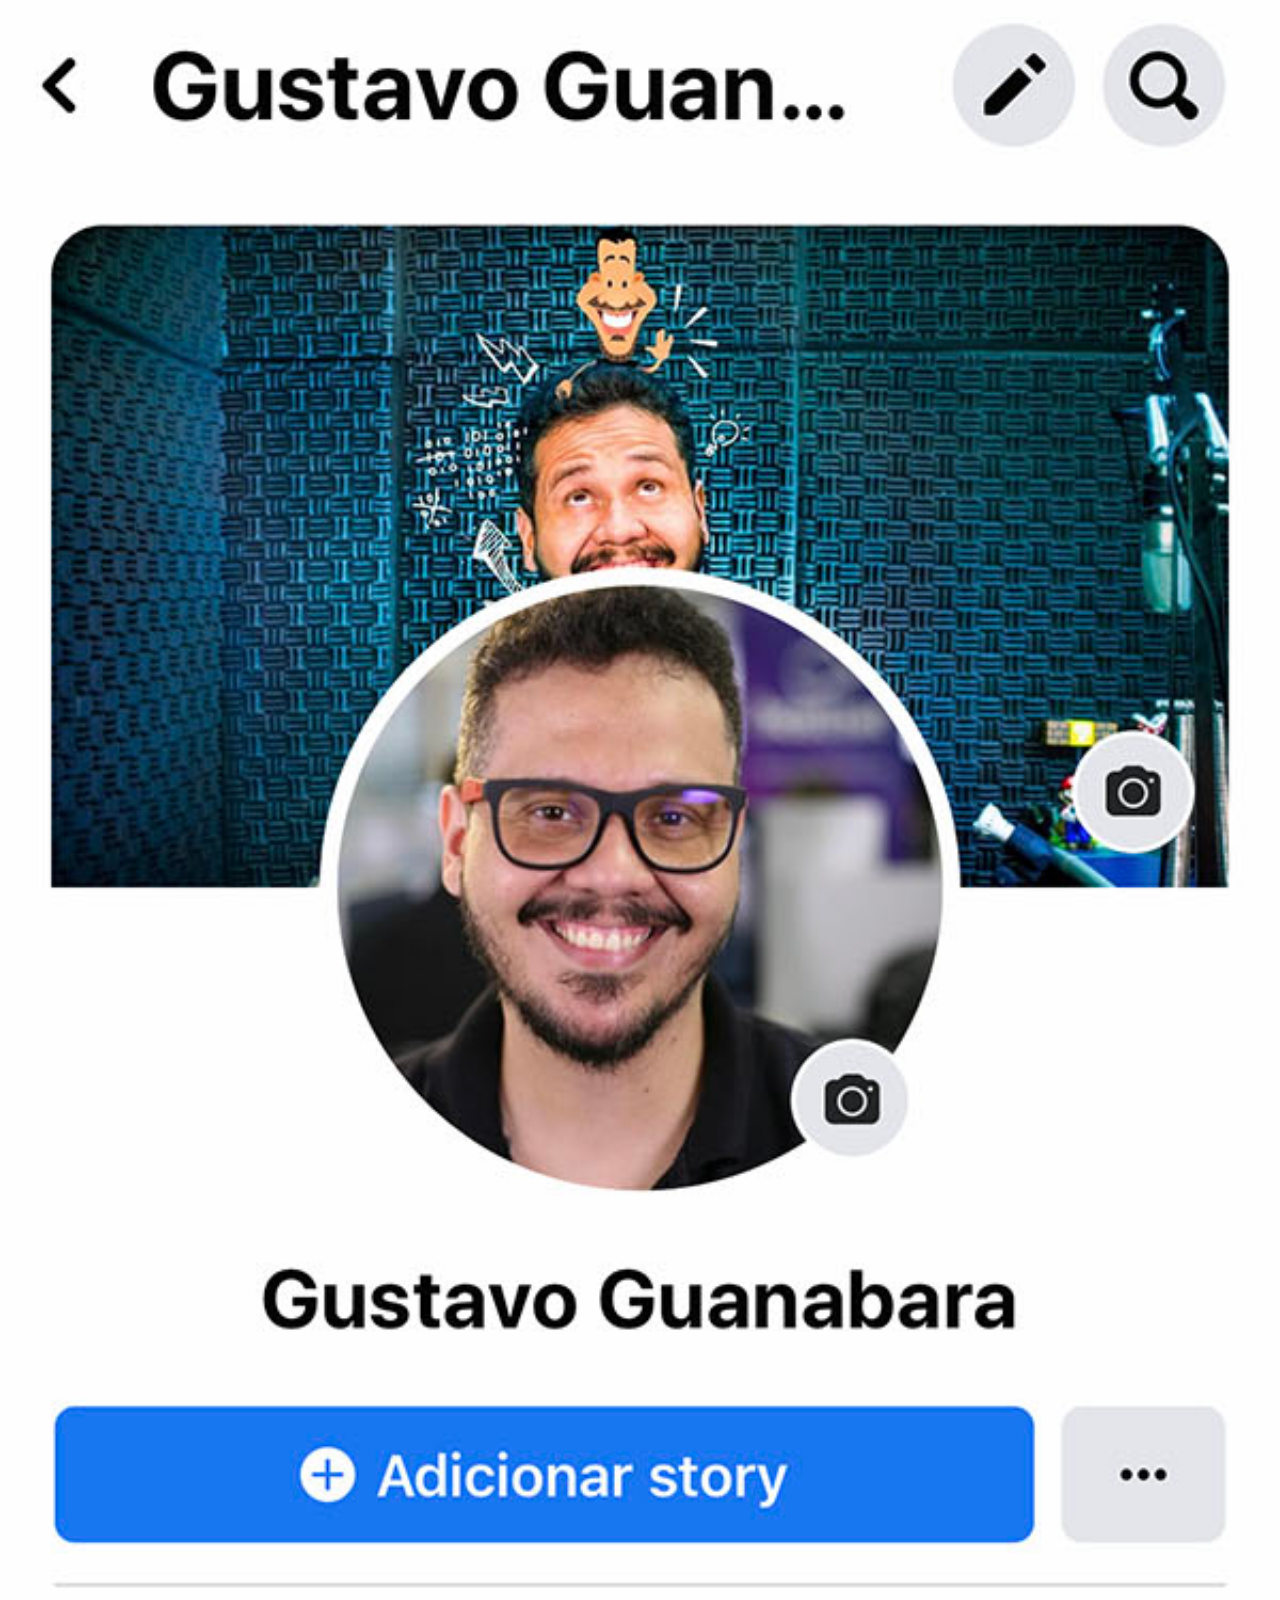
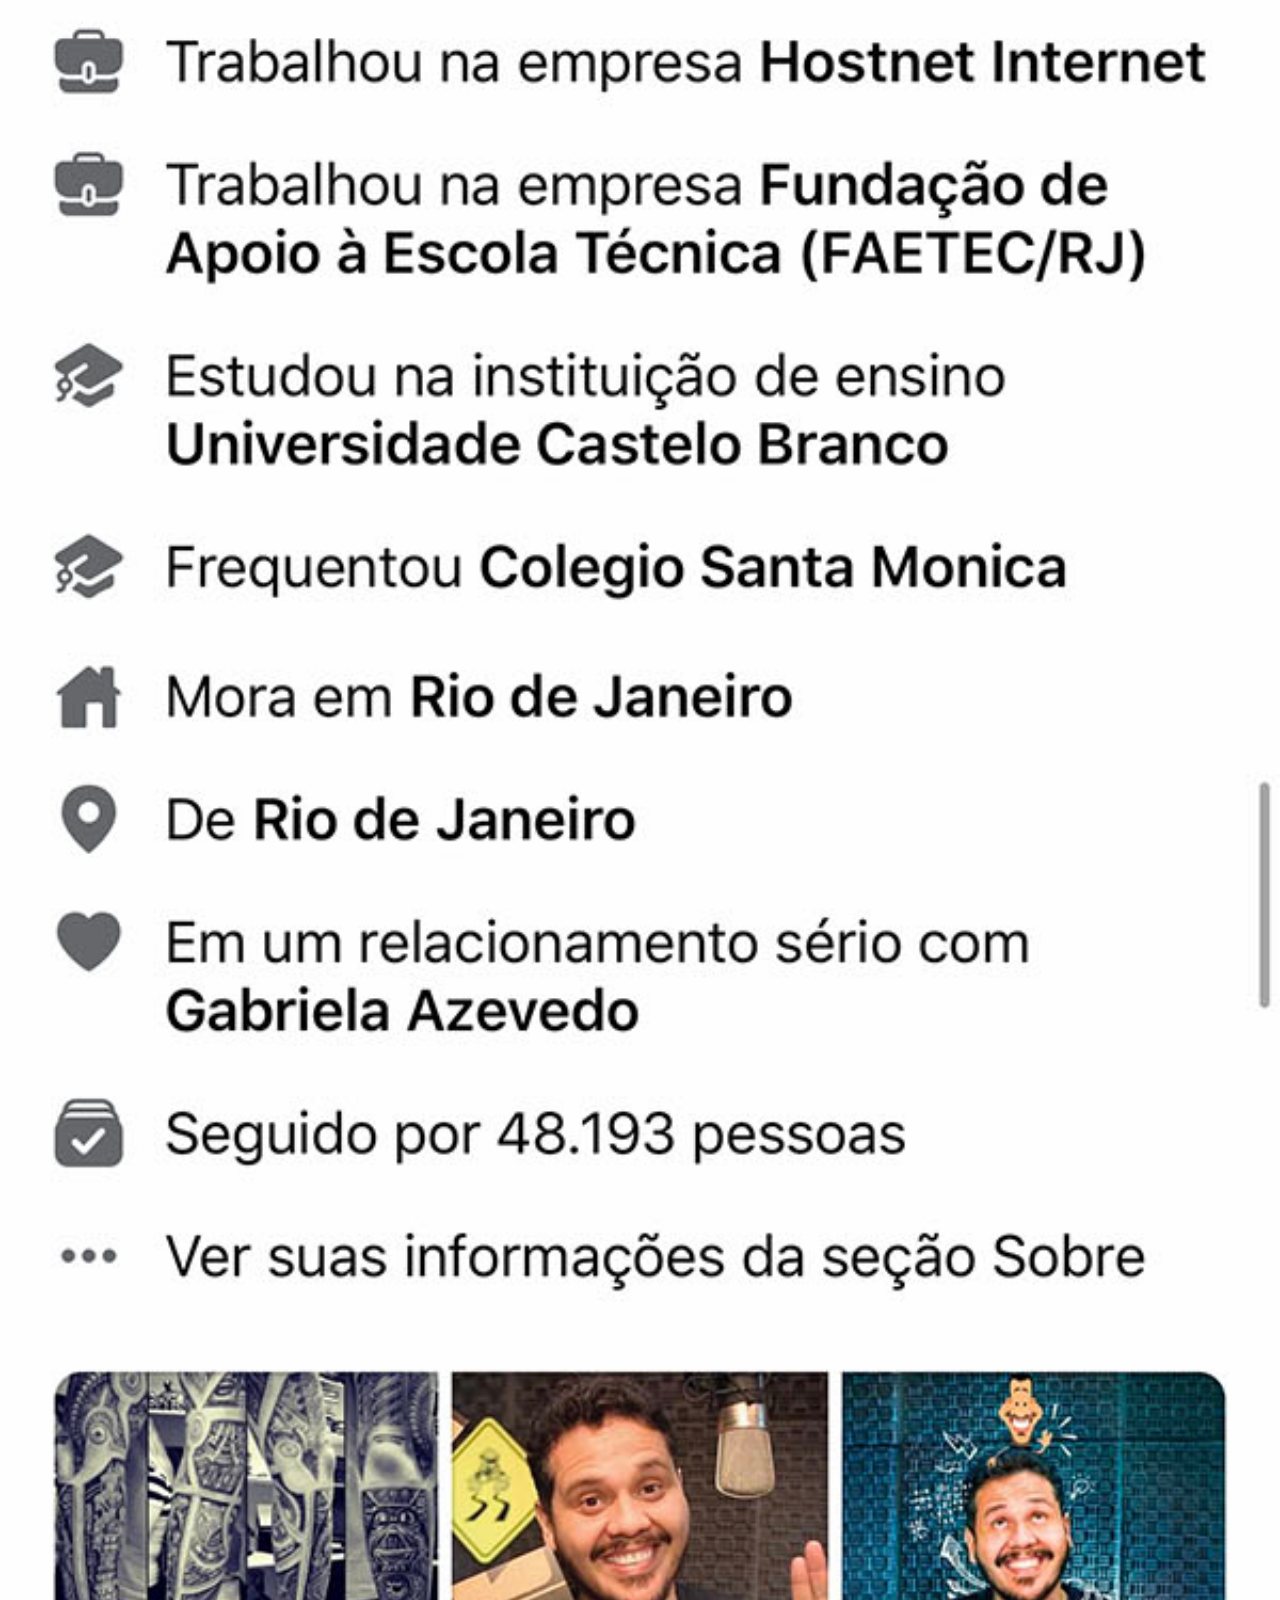
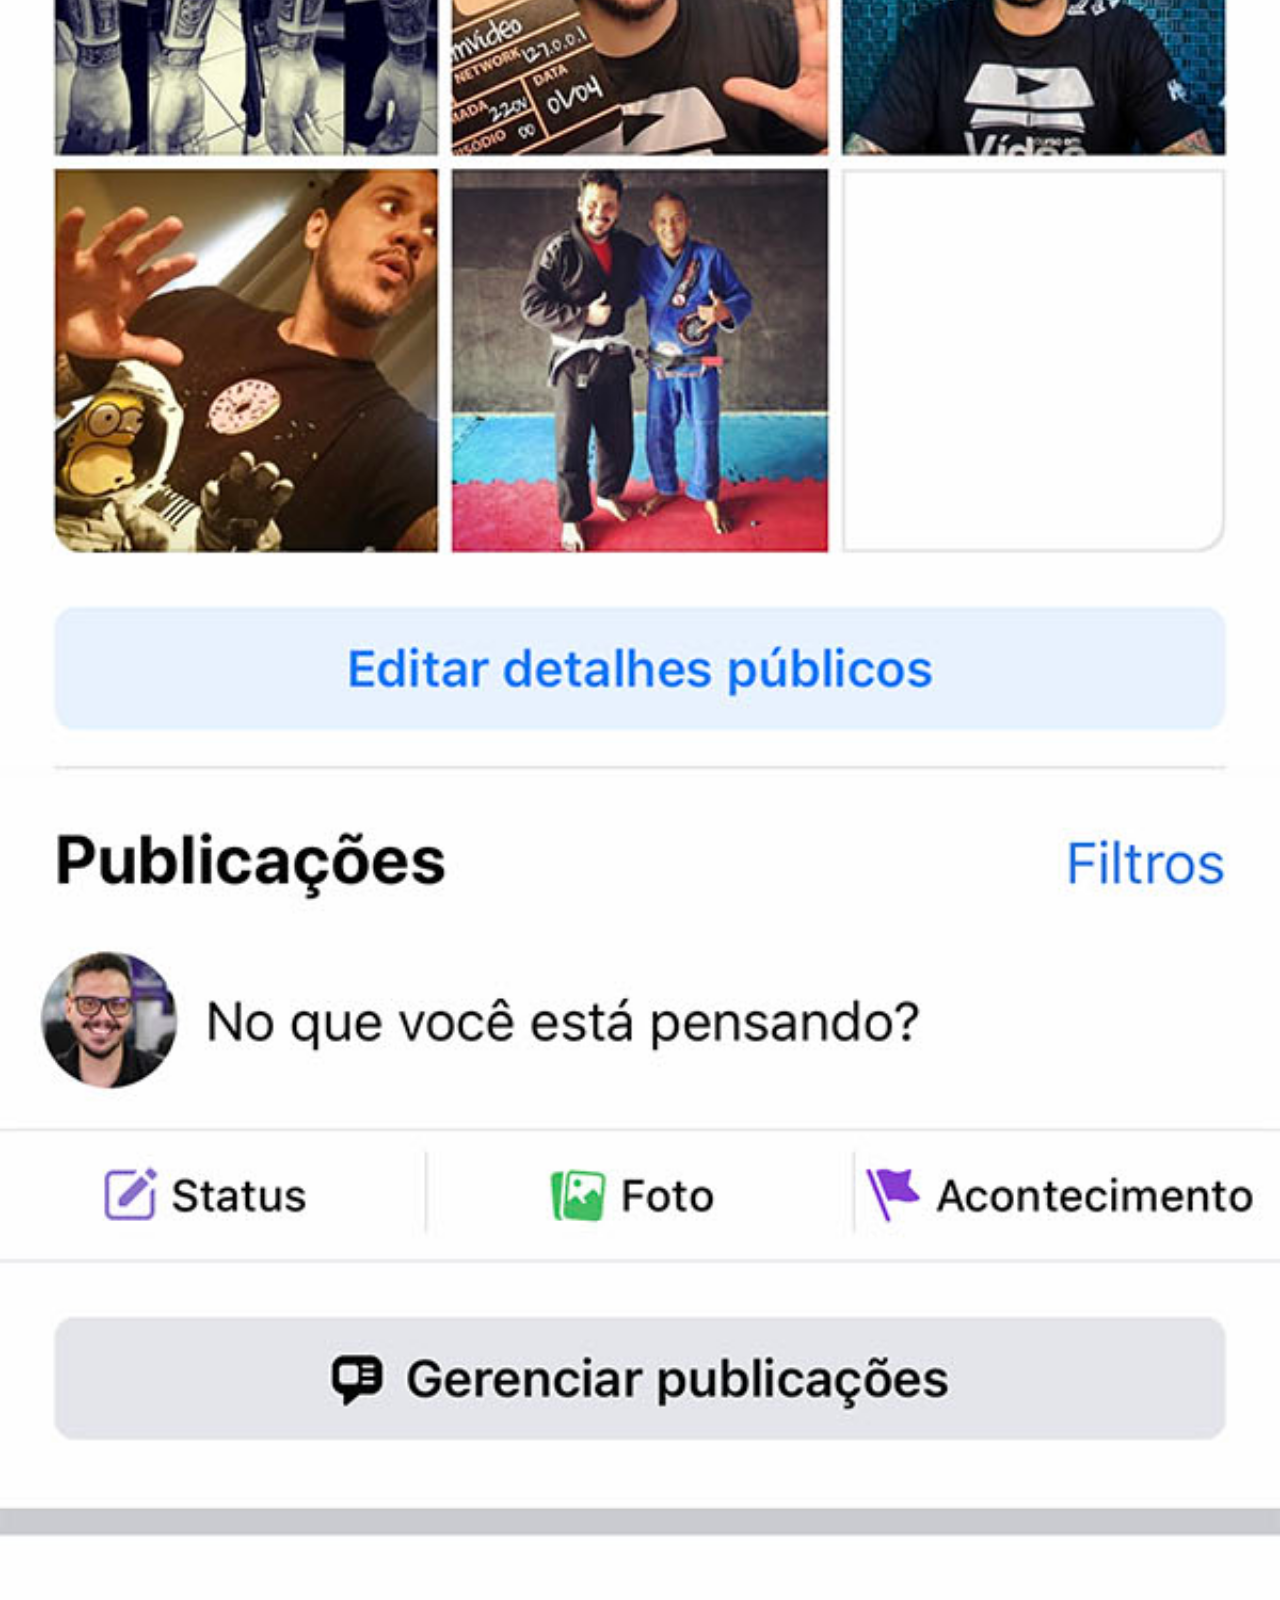
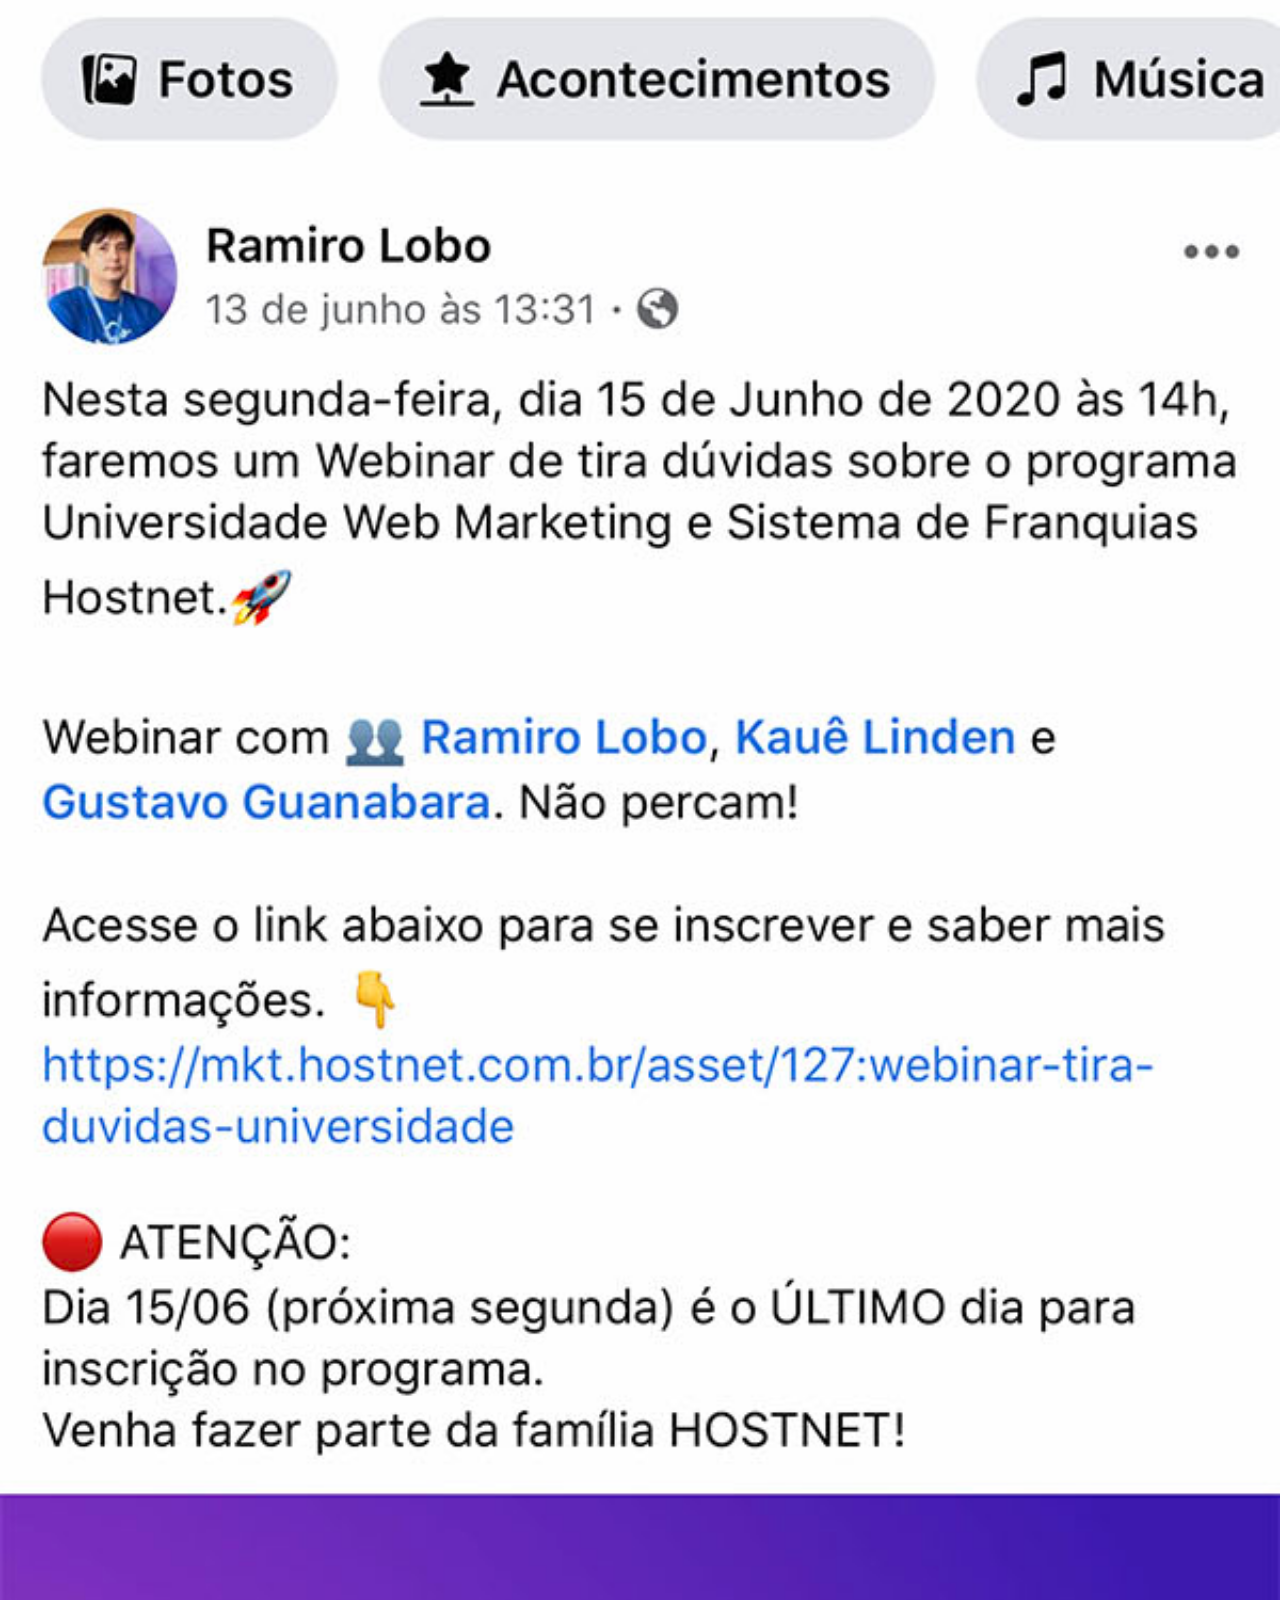
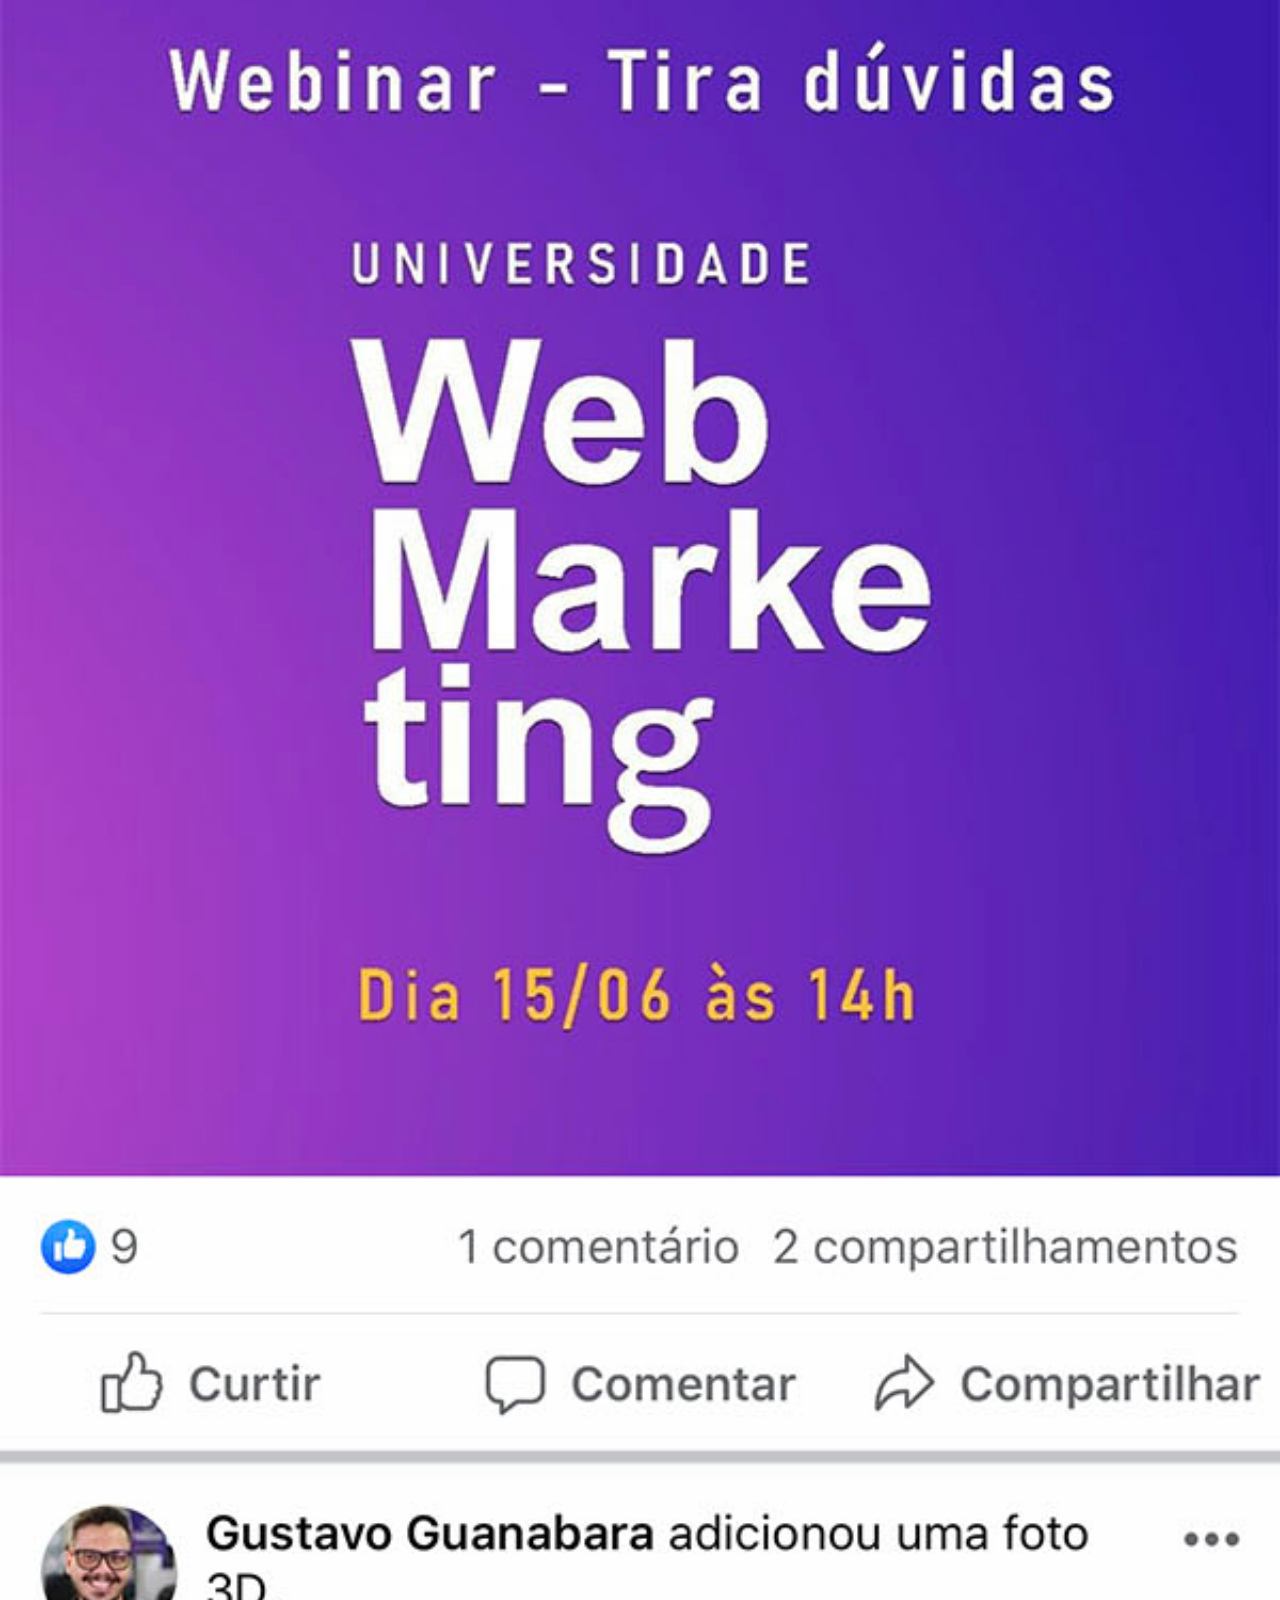
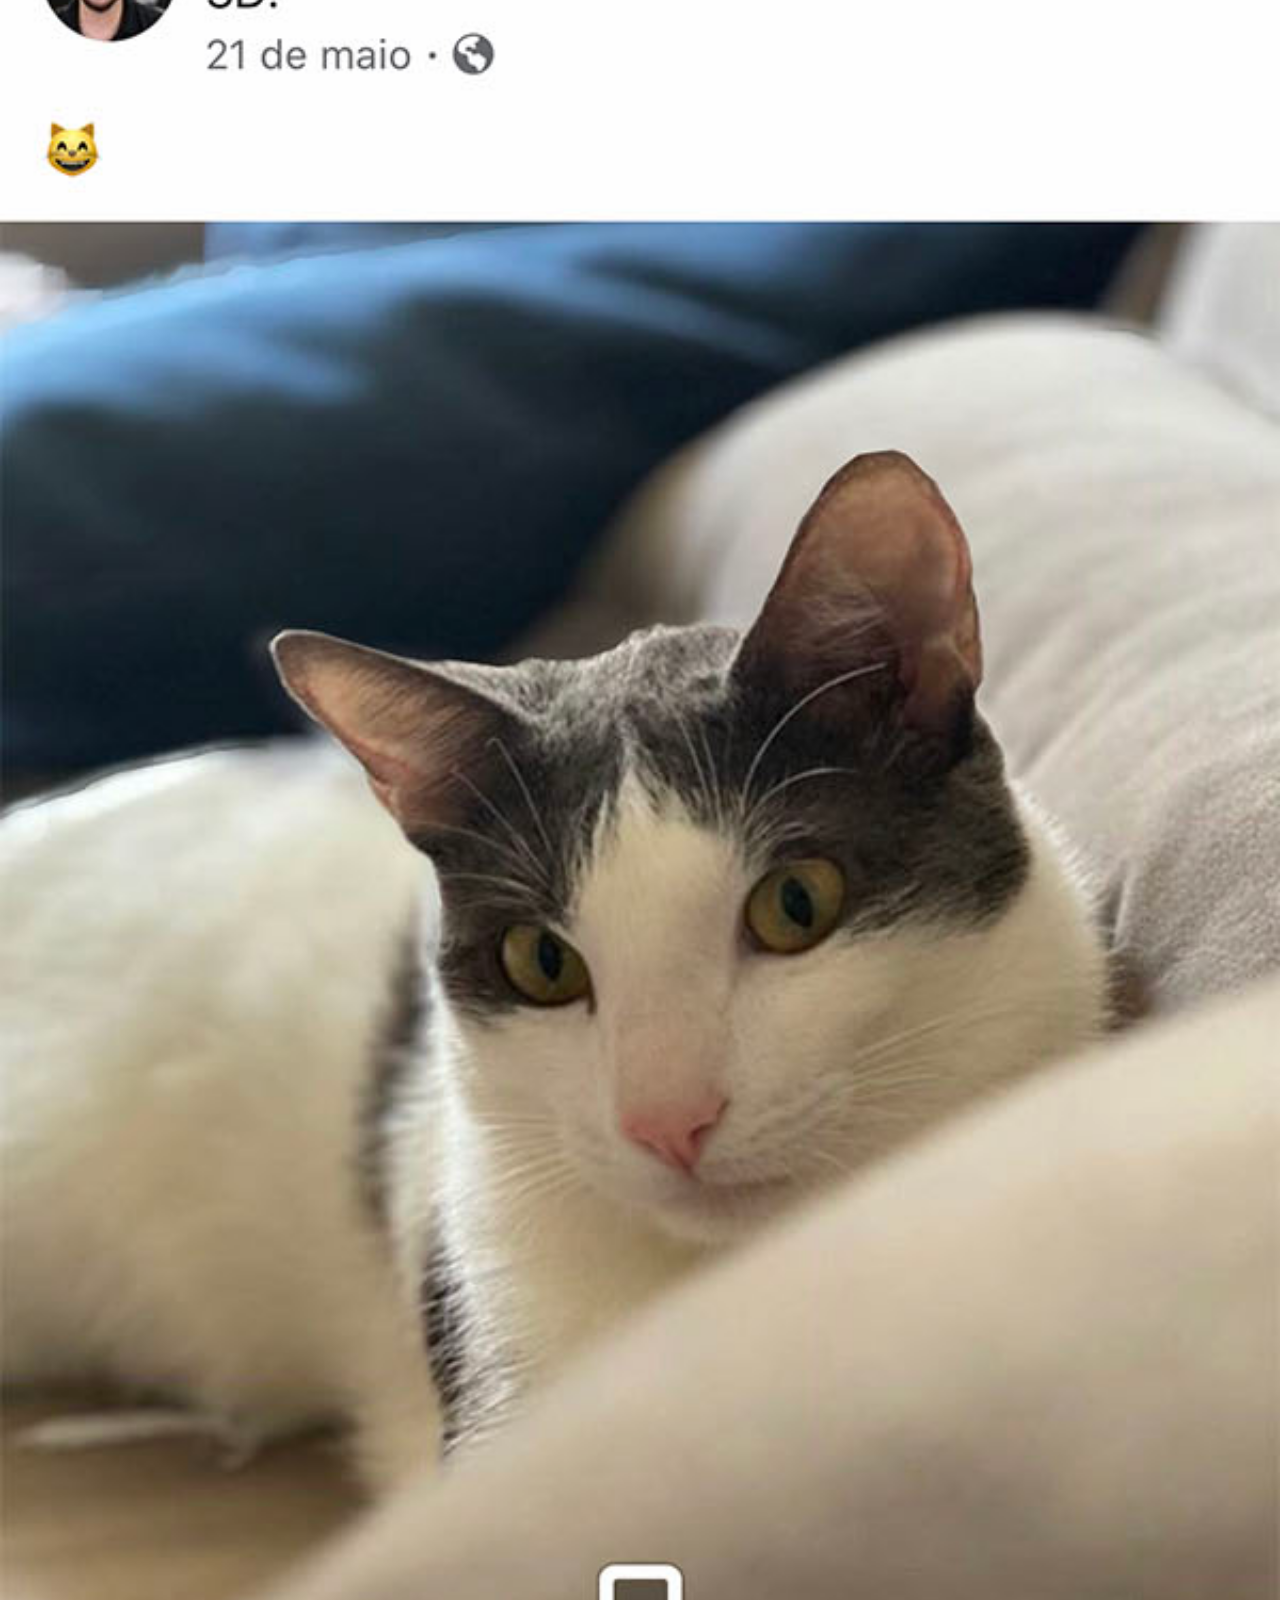
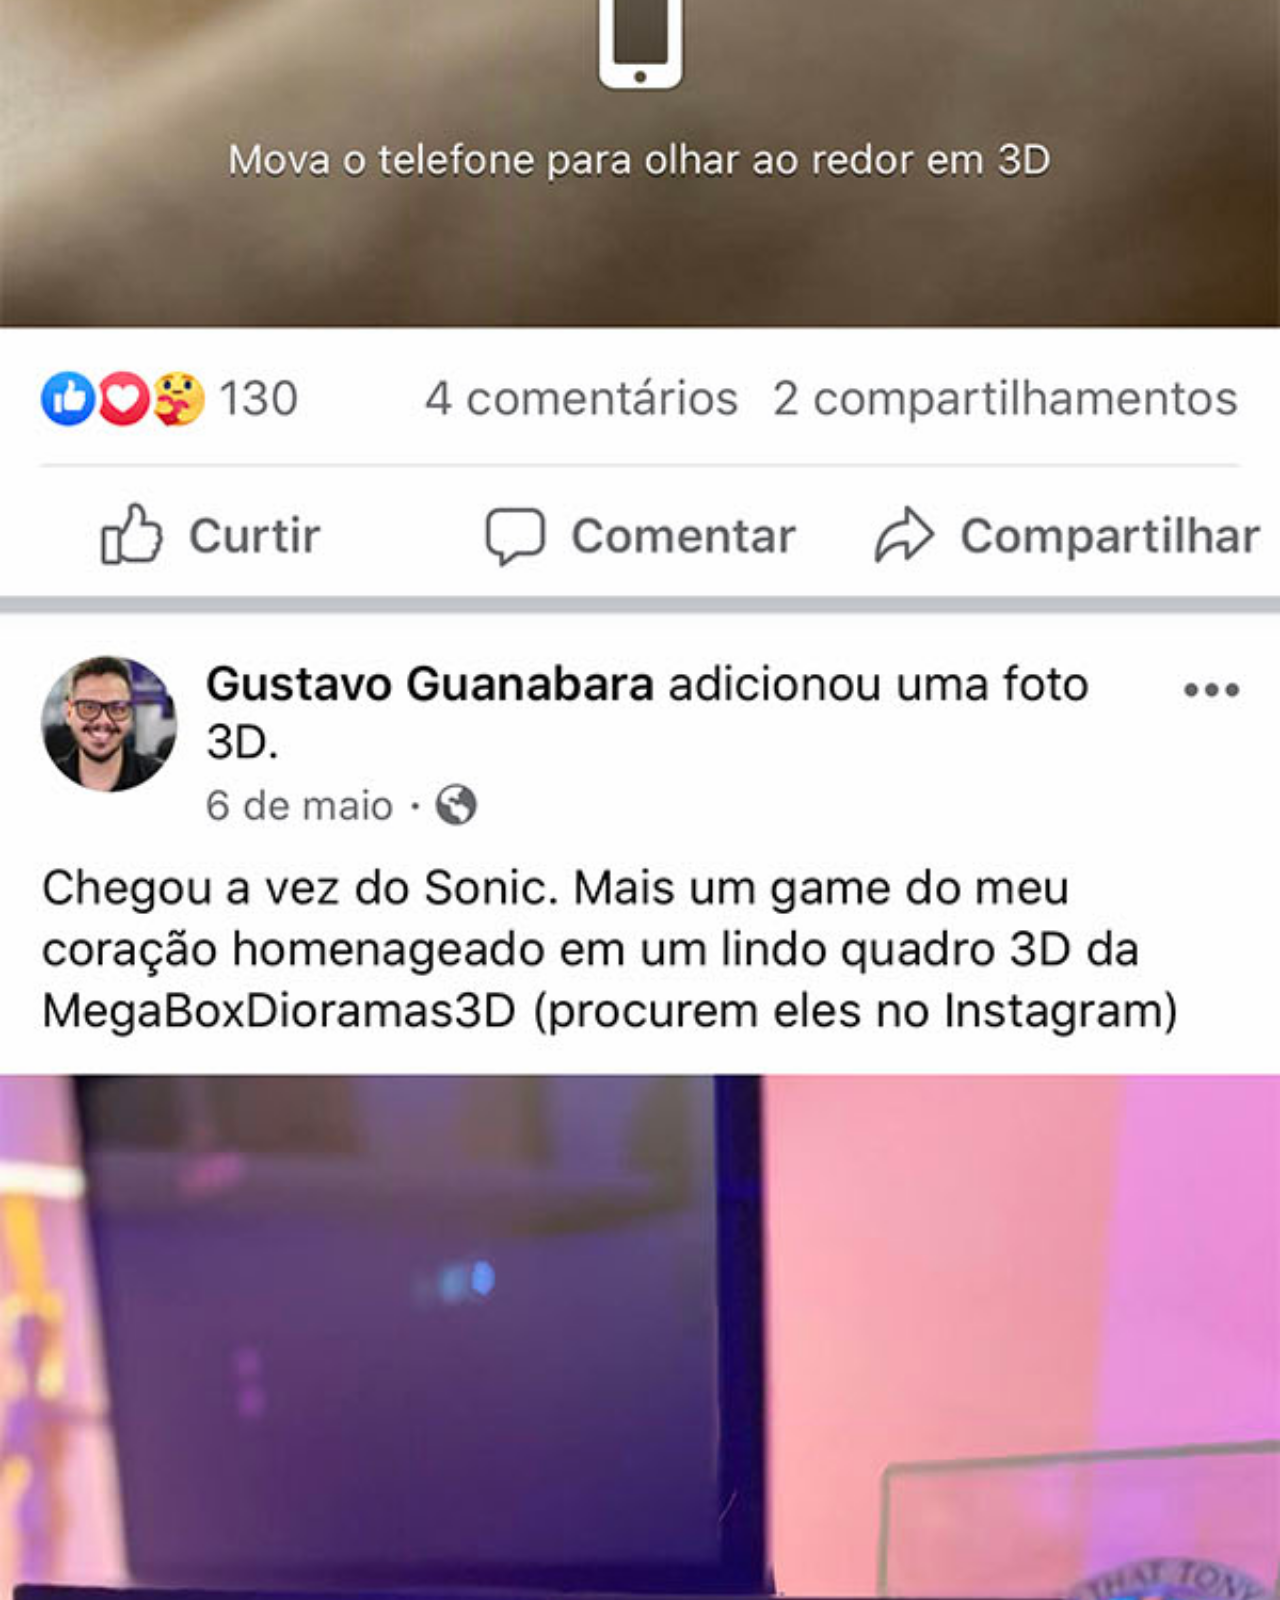
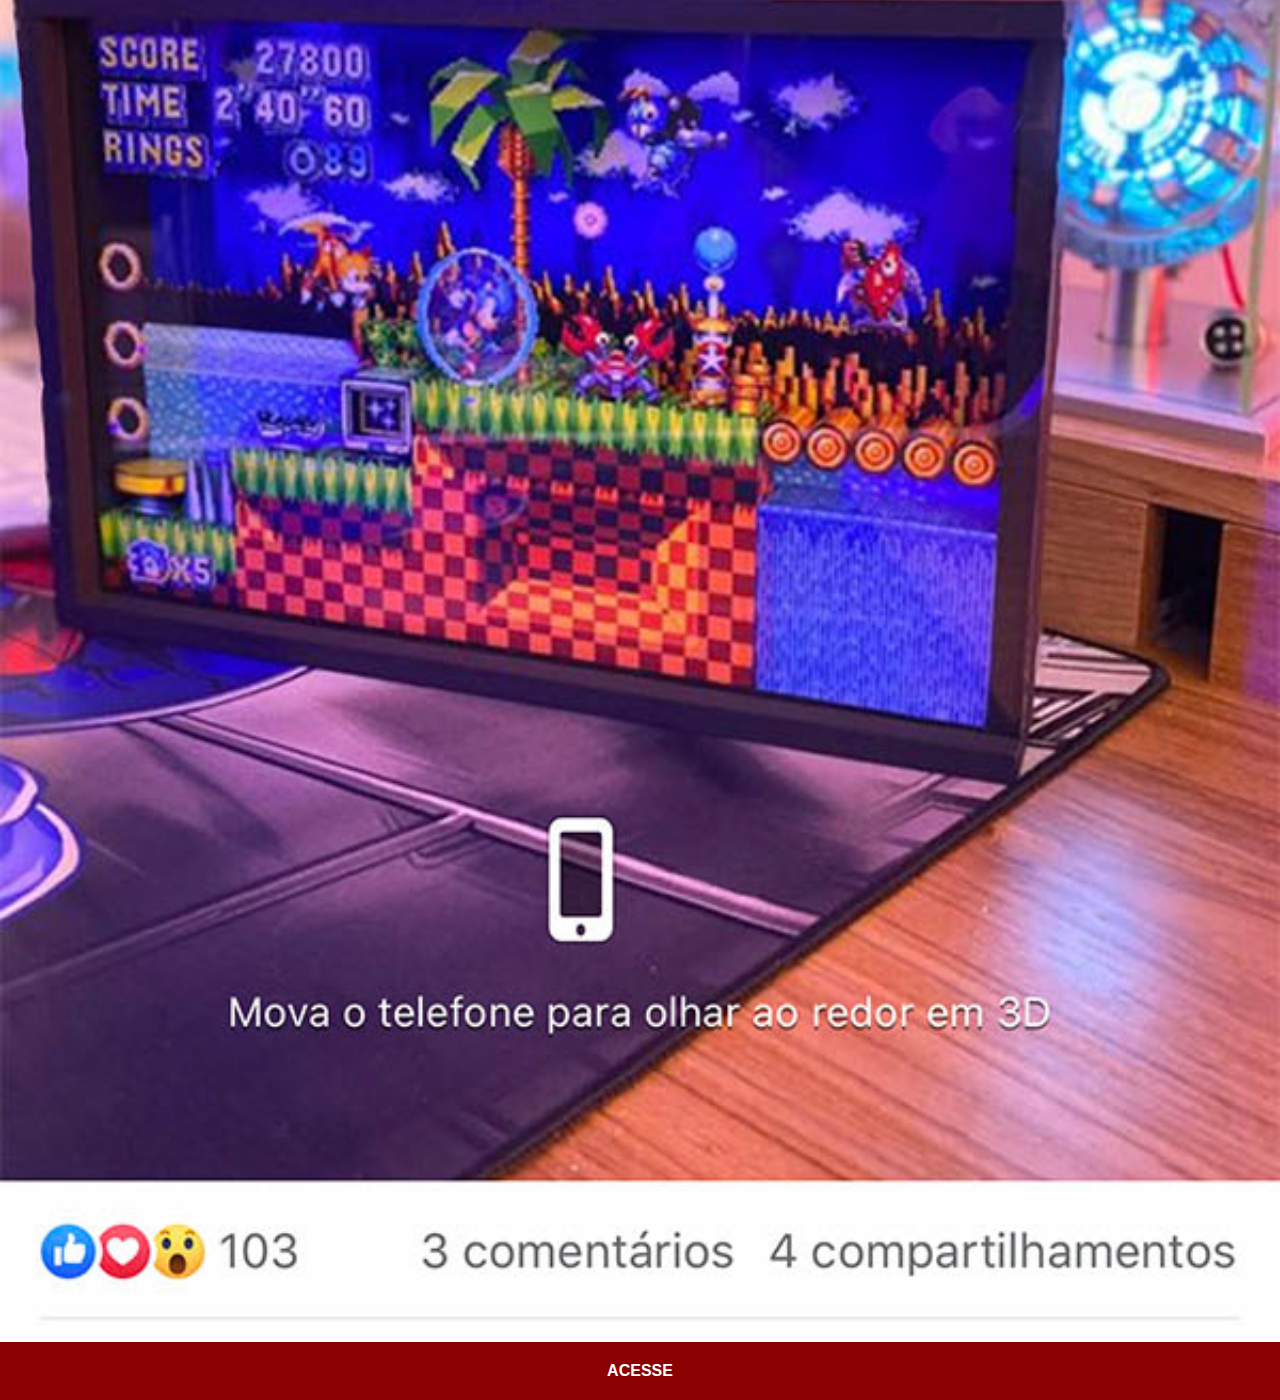
<file: facebook.html>
<!DOCTYPE html>
<html lang="pt-br">
<head>
    <meta charset="UTF-8">
    <meta name="viewport" content="width=device-width, initial-scale=1.0">
    <title>Facebook</title>
    <link rel="stylesheet" href="estilos/social.css">
</head>
<body>
    <img src="imagens/tela-facebook.jpg" alt="Facebook">
    <a href="https://www.facebook.com/felipe.gomes.405108/" target="_blank">ACESSE</a>
</body>
</html>
</file>
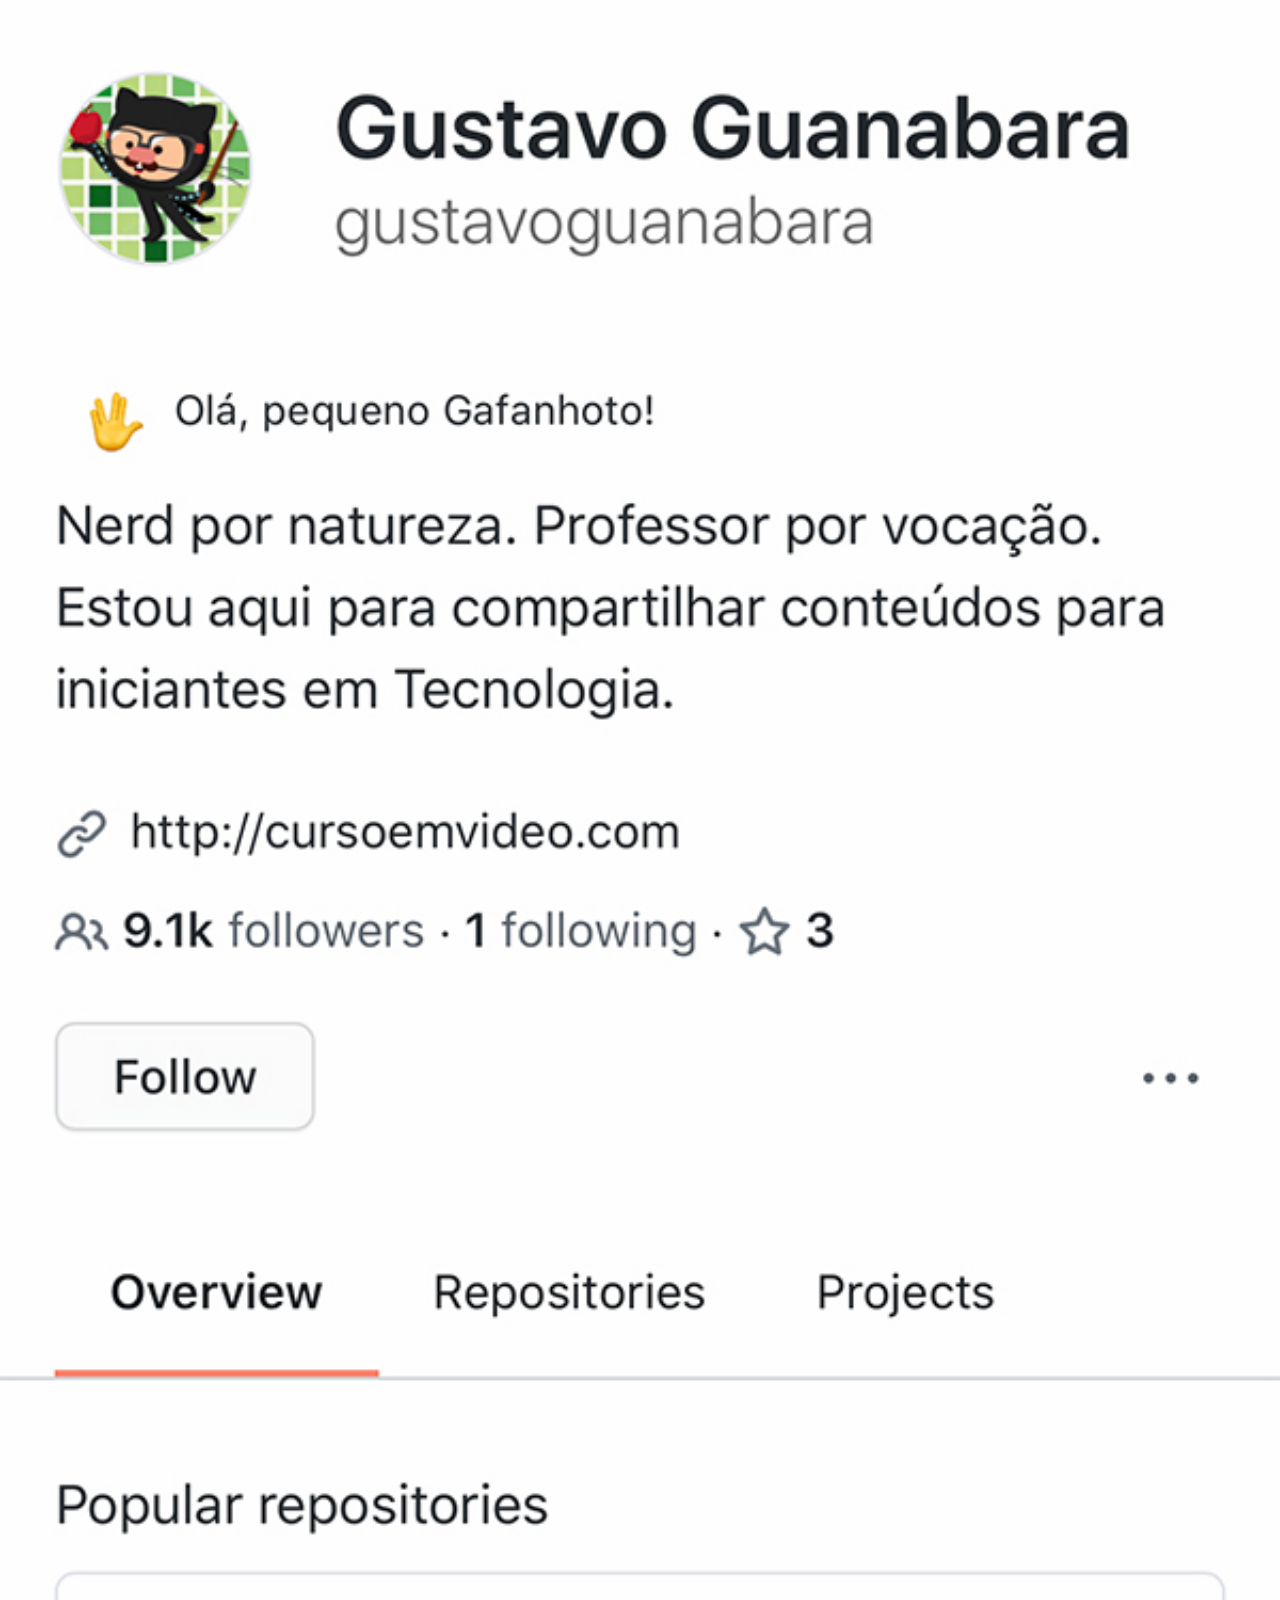
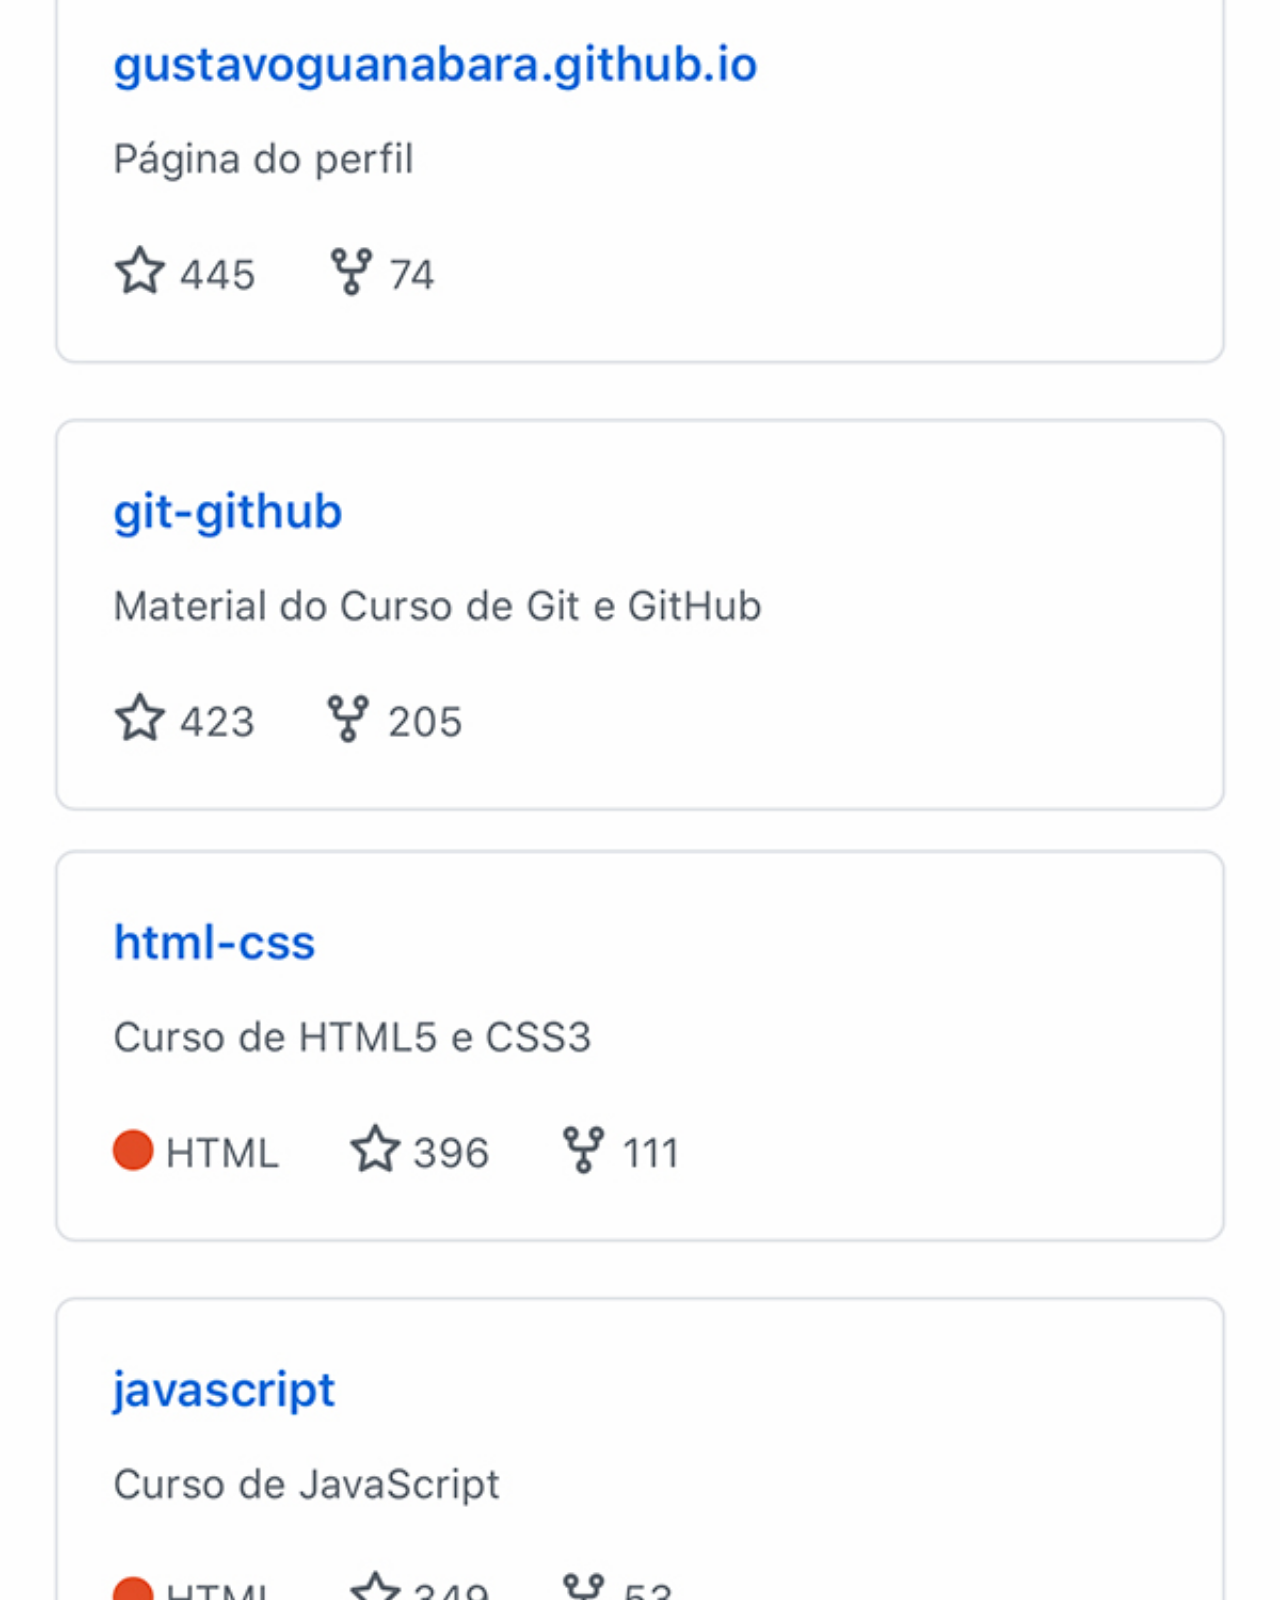
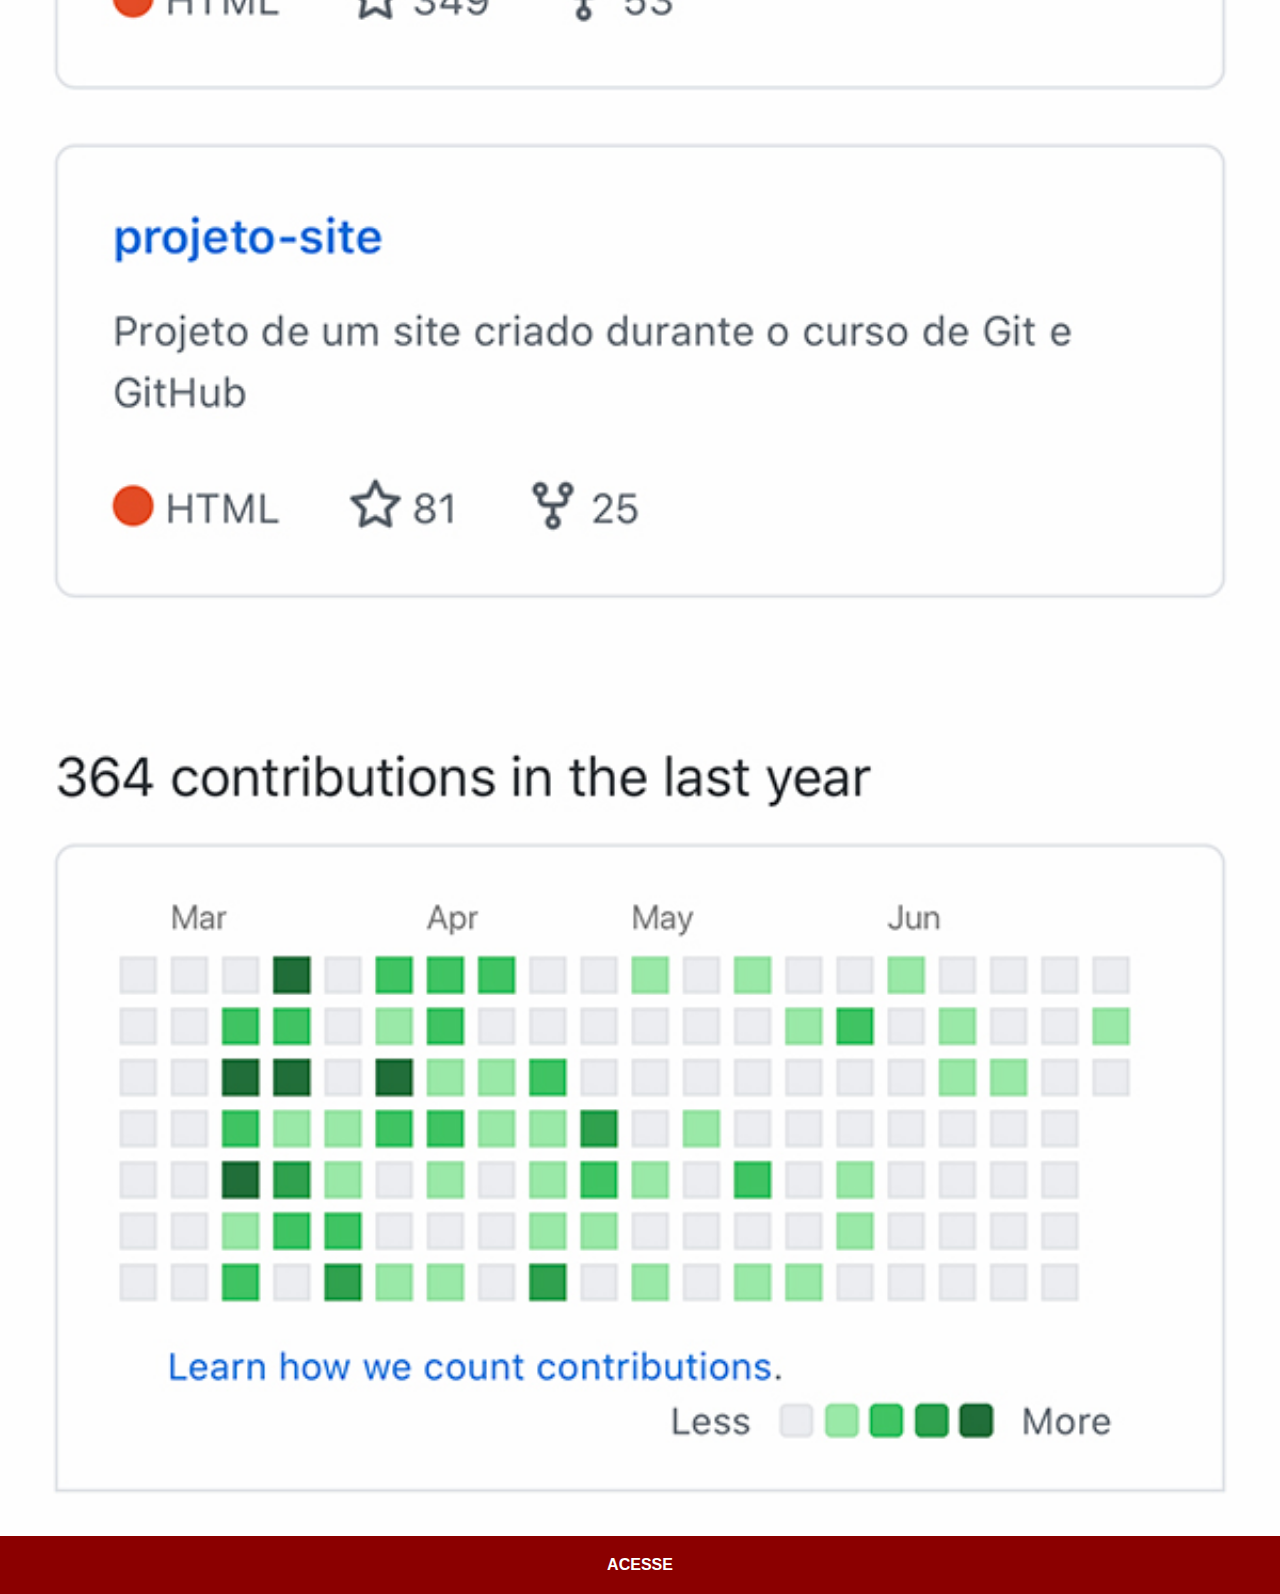
<file: github.html>
<!DOCTYPE html>
<html lang="pt-br">
<head>
    <meta charset="UTF-8">
    <meta name="viewport" content="width=device-width, initial-scale=1.0">
    <title>GitHub</title>
    <link rel="stylesheet" href="estilos/social.css">
</head>
<body>
    <img src="imagens/tela-github.jpg" alt="GitHub">
    <a href="https://github.com/FelipeGomess2" target="_blank">ACESSE</a>
</body>
</html>
</file>
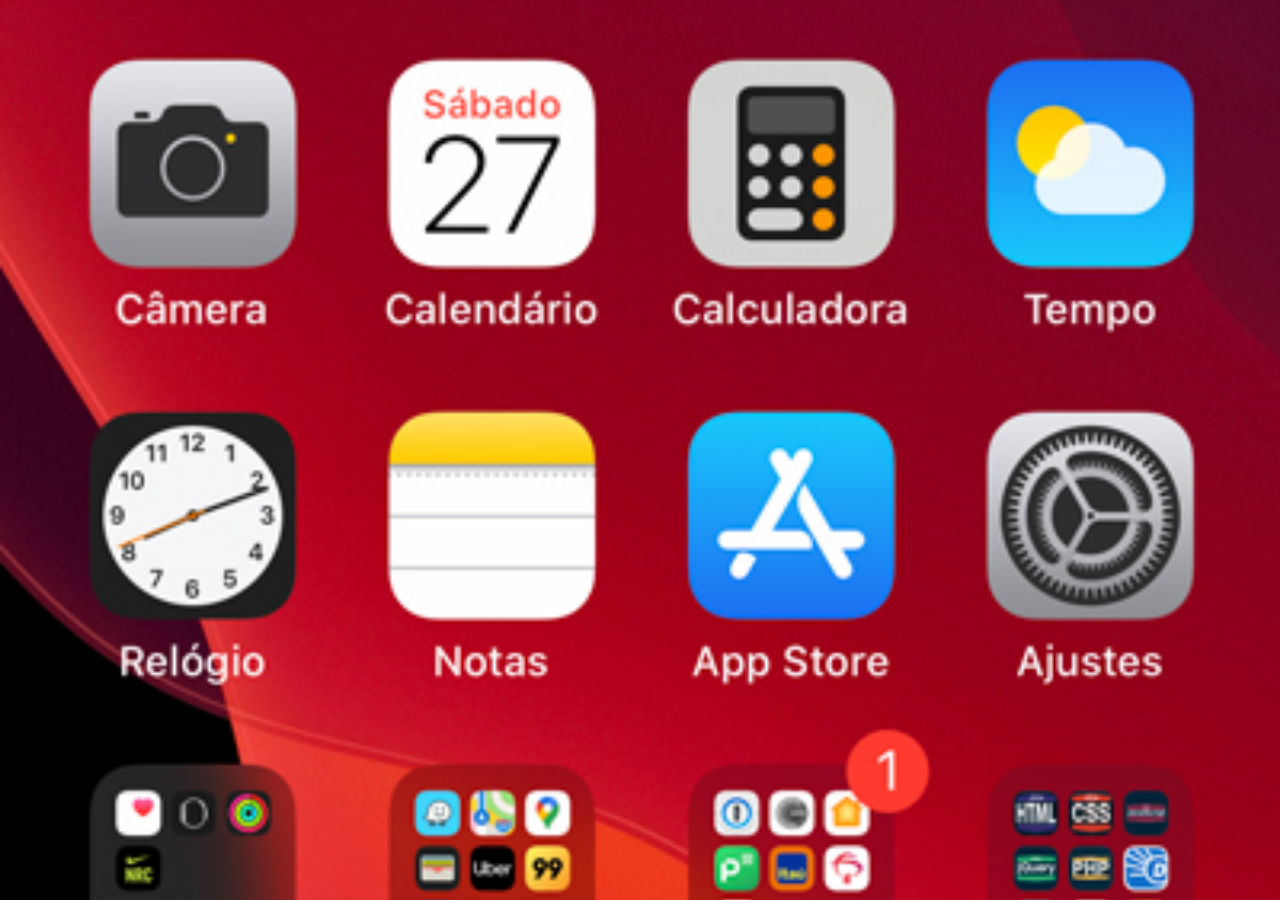
<file: home.html>
<!DOCTYPE html>
<html lang="pt-br">
<head>
    <meta charset="UTF-8">
    <meta name="viewport" content="width=device-width, initial-scale=1.0">
    <title>Home</title>
    <style>
        * {
            padding: 0px;
            margin: 0px;
        }

        body {
            height: 100vh;
            width: 100vw;
            background:black url(imagens/tela-home.jpg) no-repeat top center;
            background-size: cover;
        }
    </style>
</head>
<body>
    
</body>
</html>
</file>
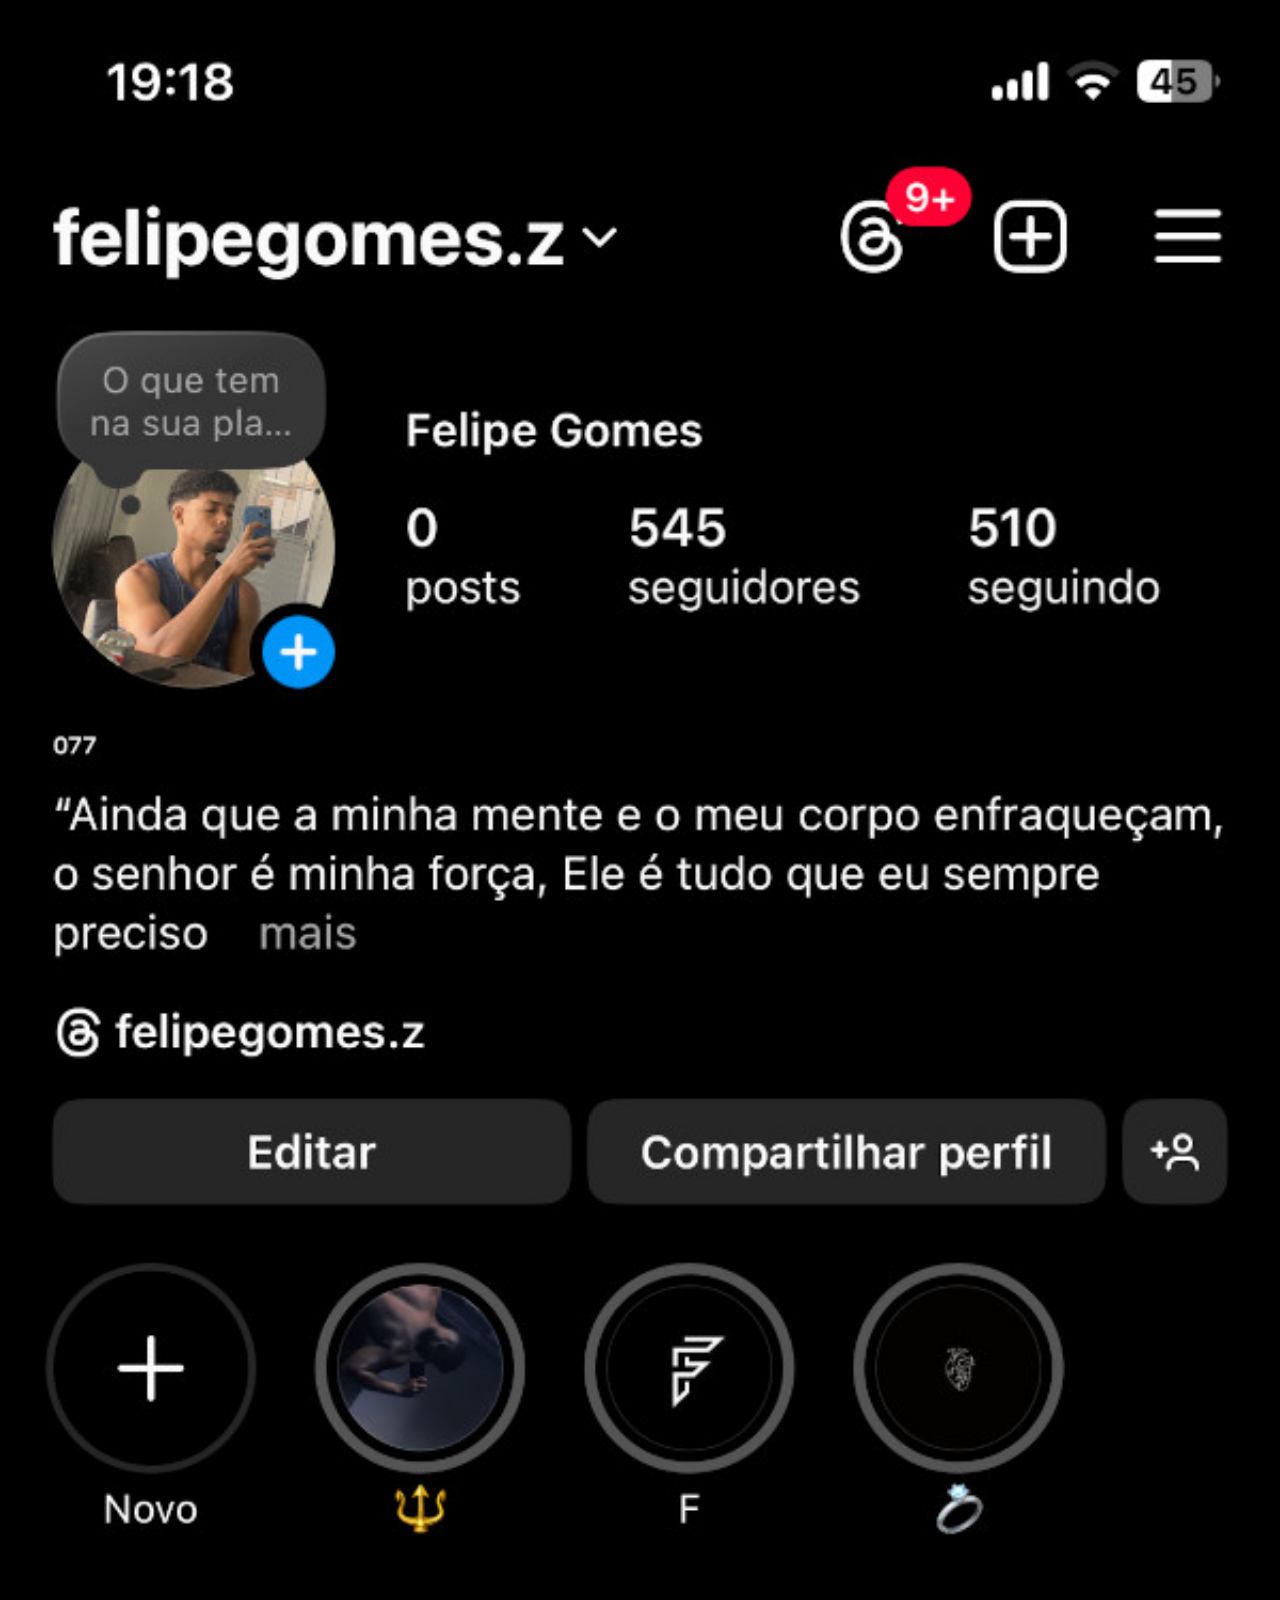
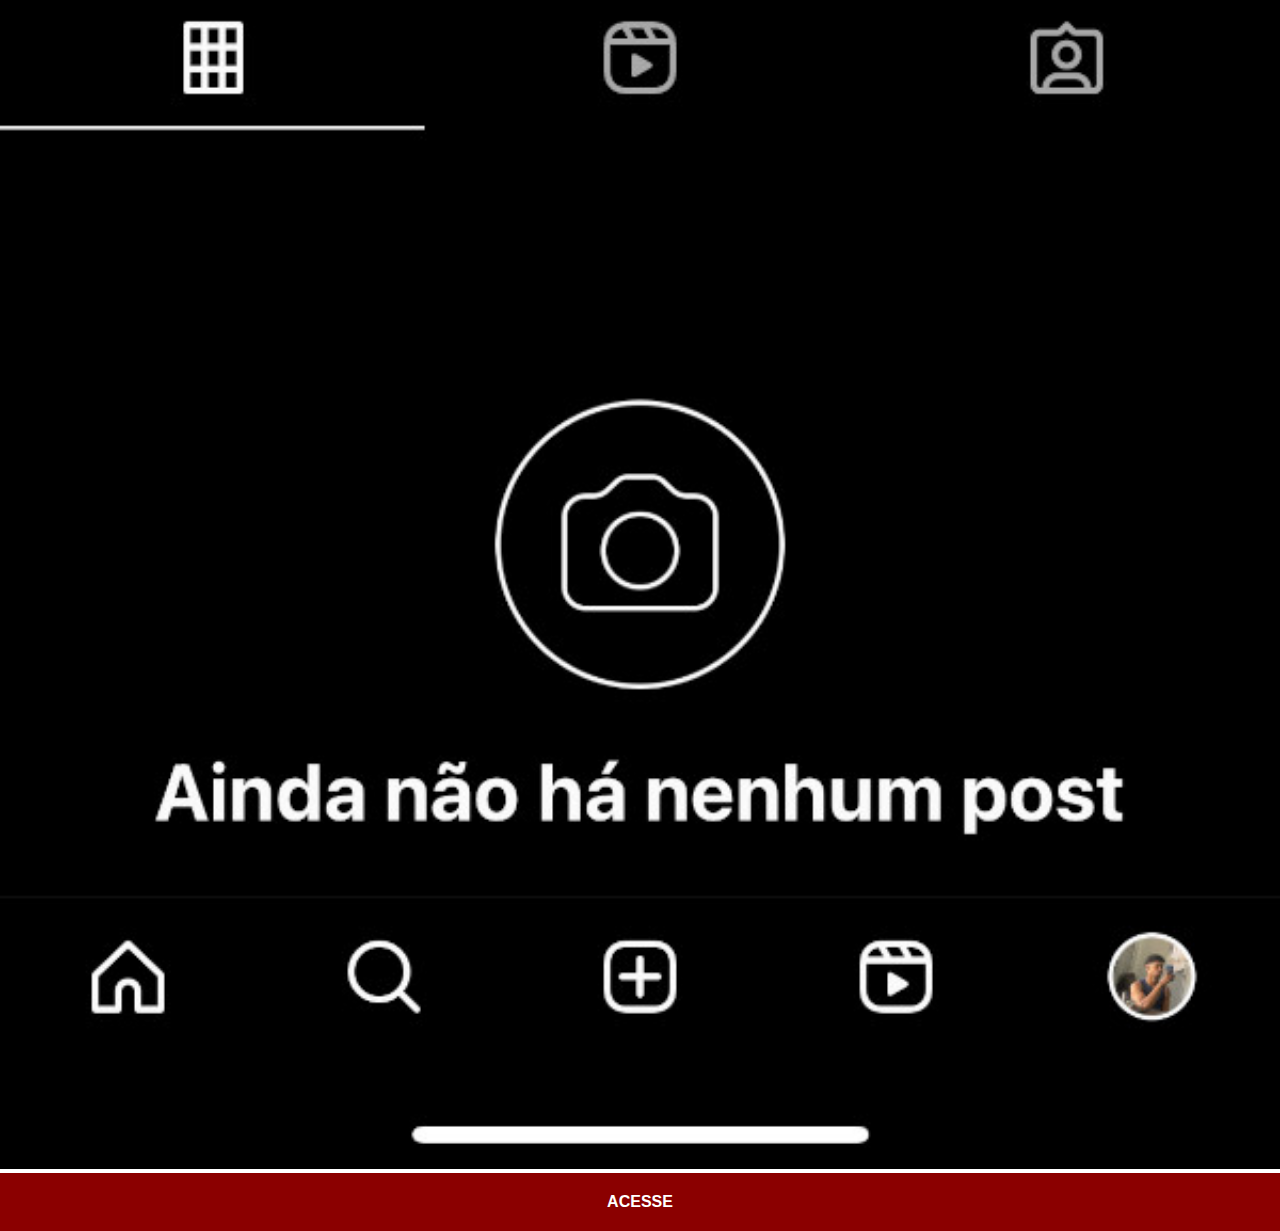
<file: instagram.html>
<!DOCTYPE html>
<html lang="pt-br">
<head>
    <meta charset="UTF-8">
    <meta name="viewport" content="width=device-width, initial-scale=1.0">
    <title>Instagram</title>
    <link rel="stylesheet" href="estilos/social.css">
</head>
<body>
    <img src="imagens/print.insta" alt="Instagram">
    <a href="https://www.instagram.com/felipegomes.z/" target="_blank">ACESSE</a>
</body>
</html>
</file>
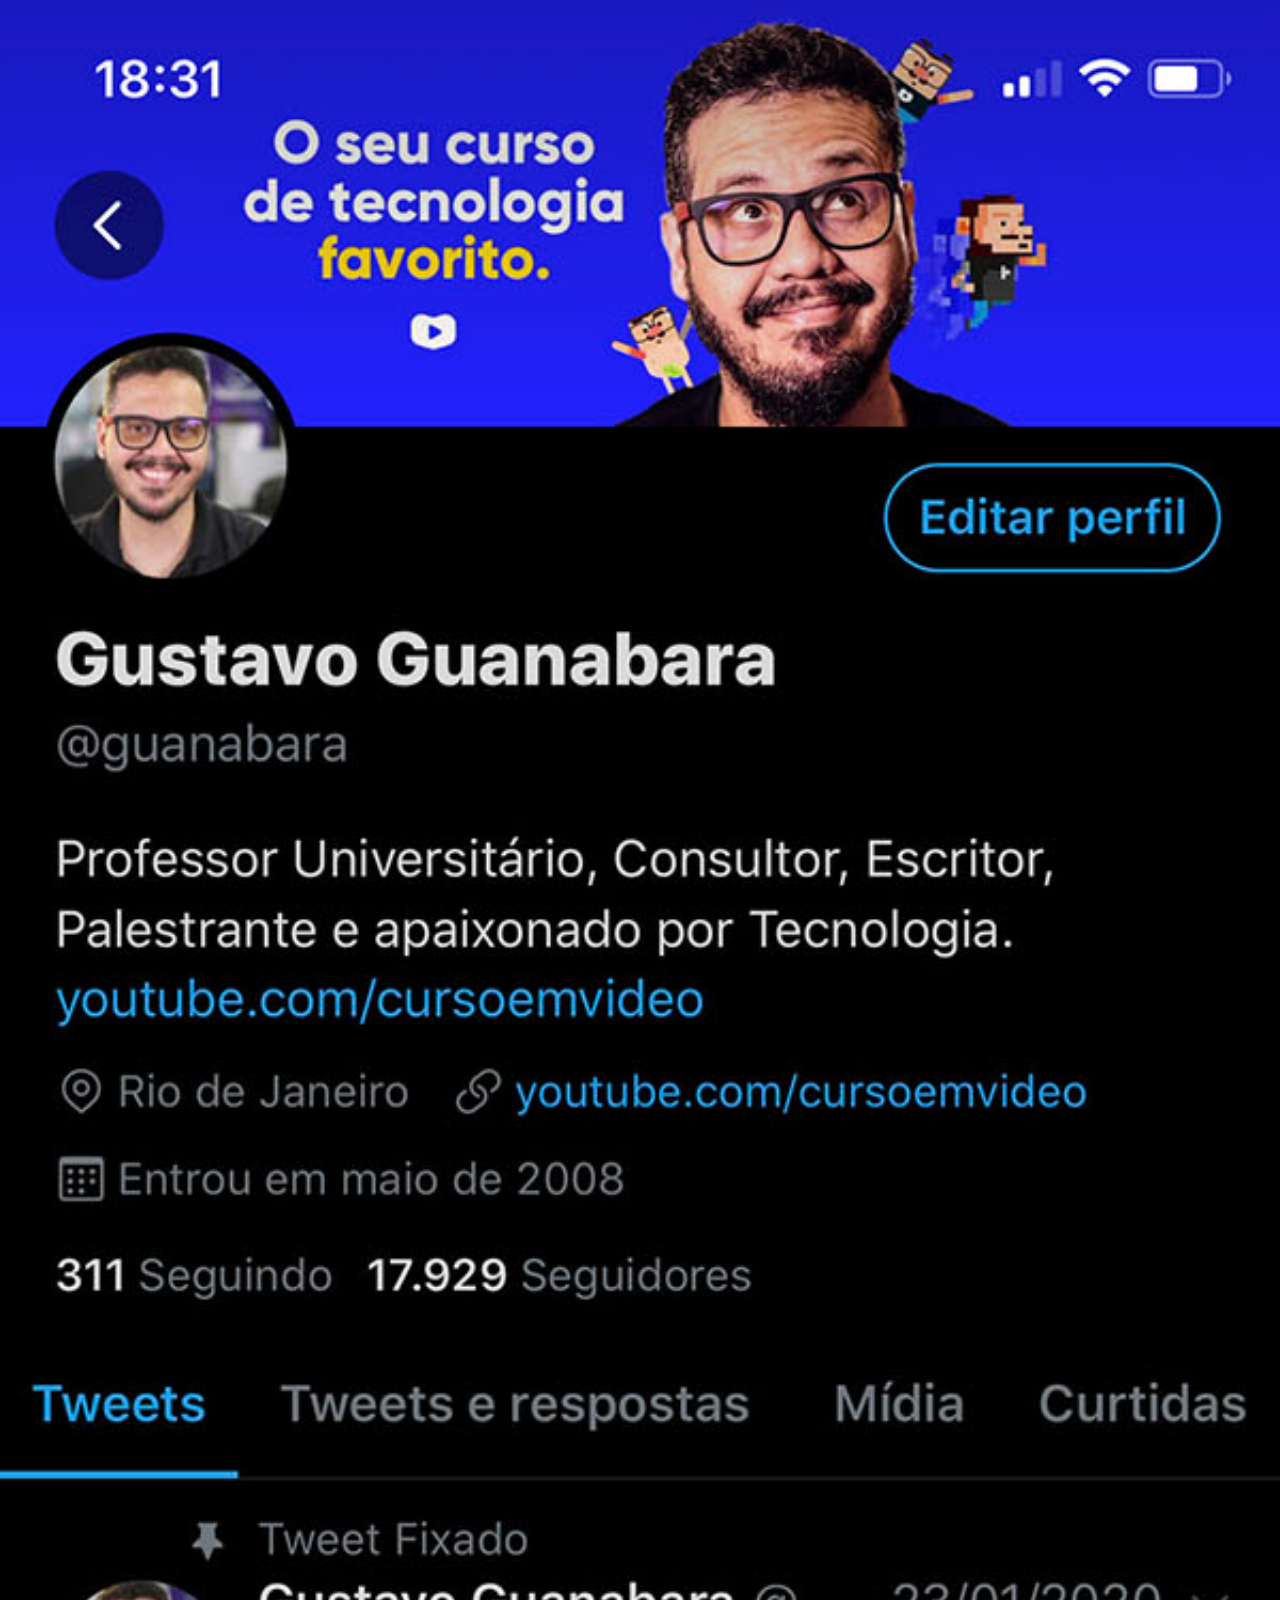
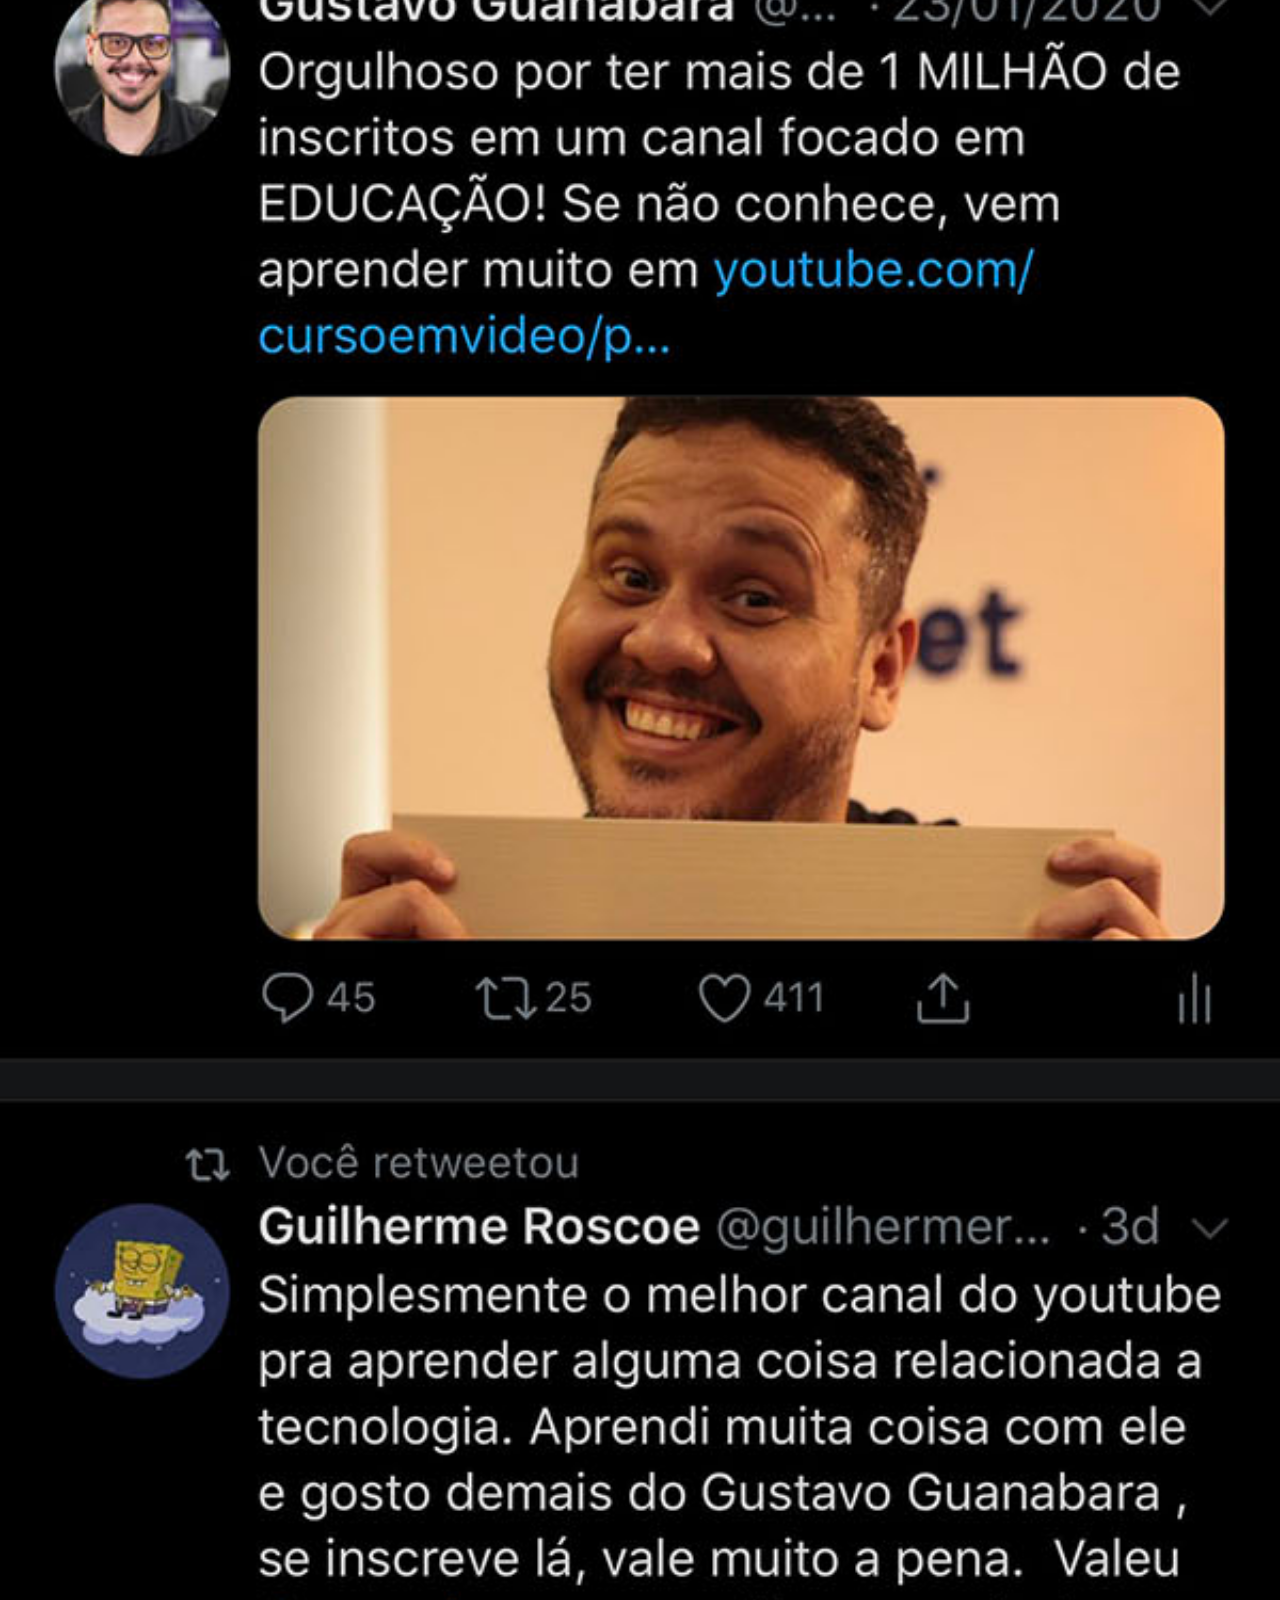
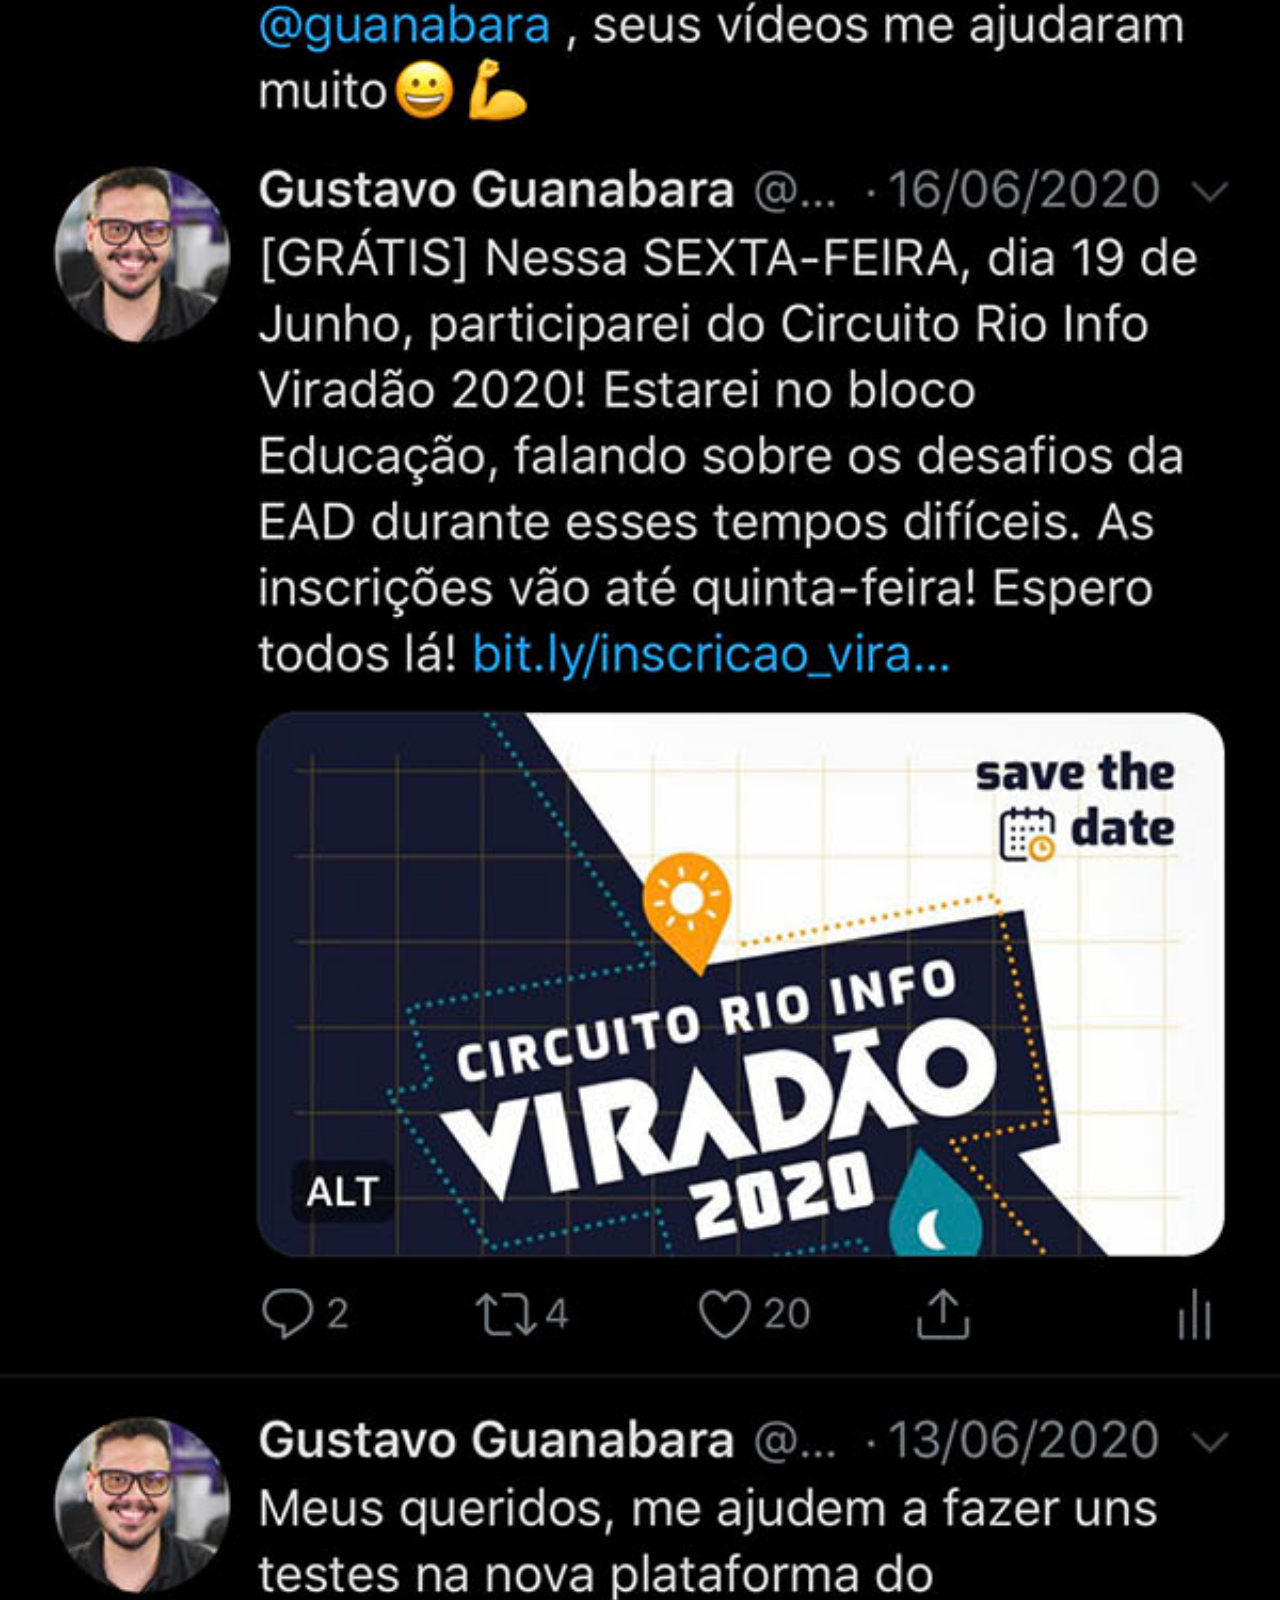
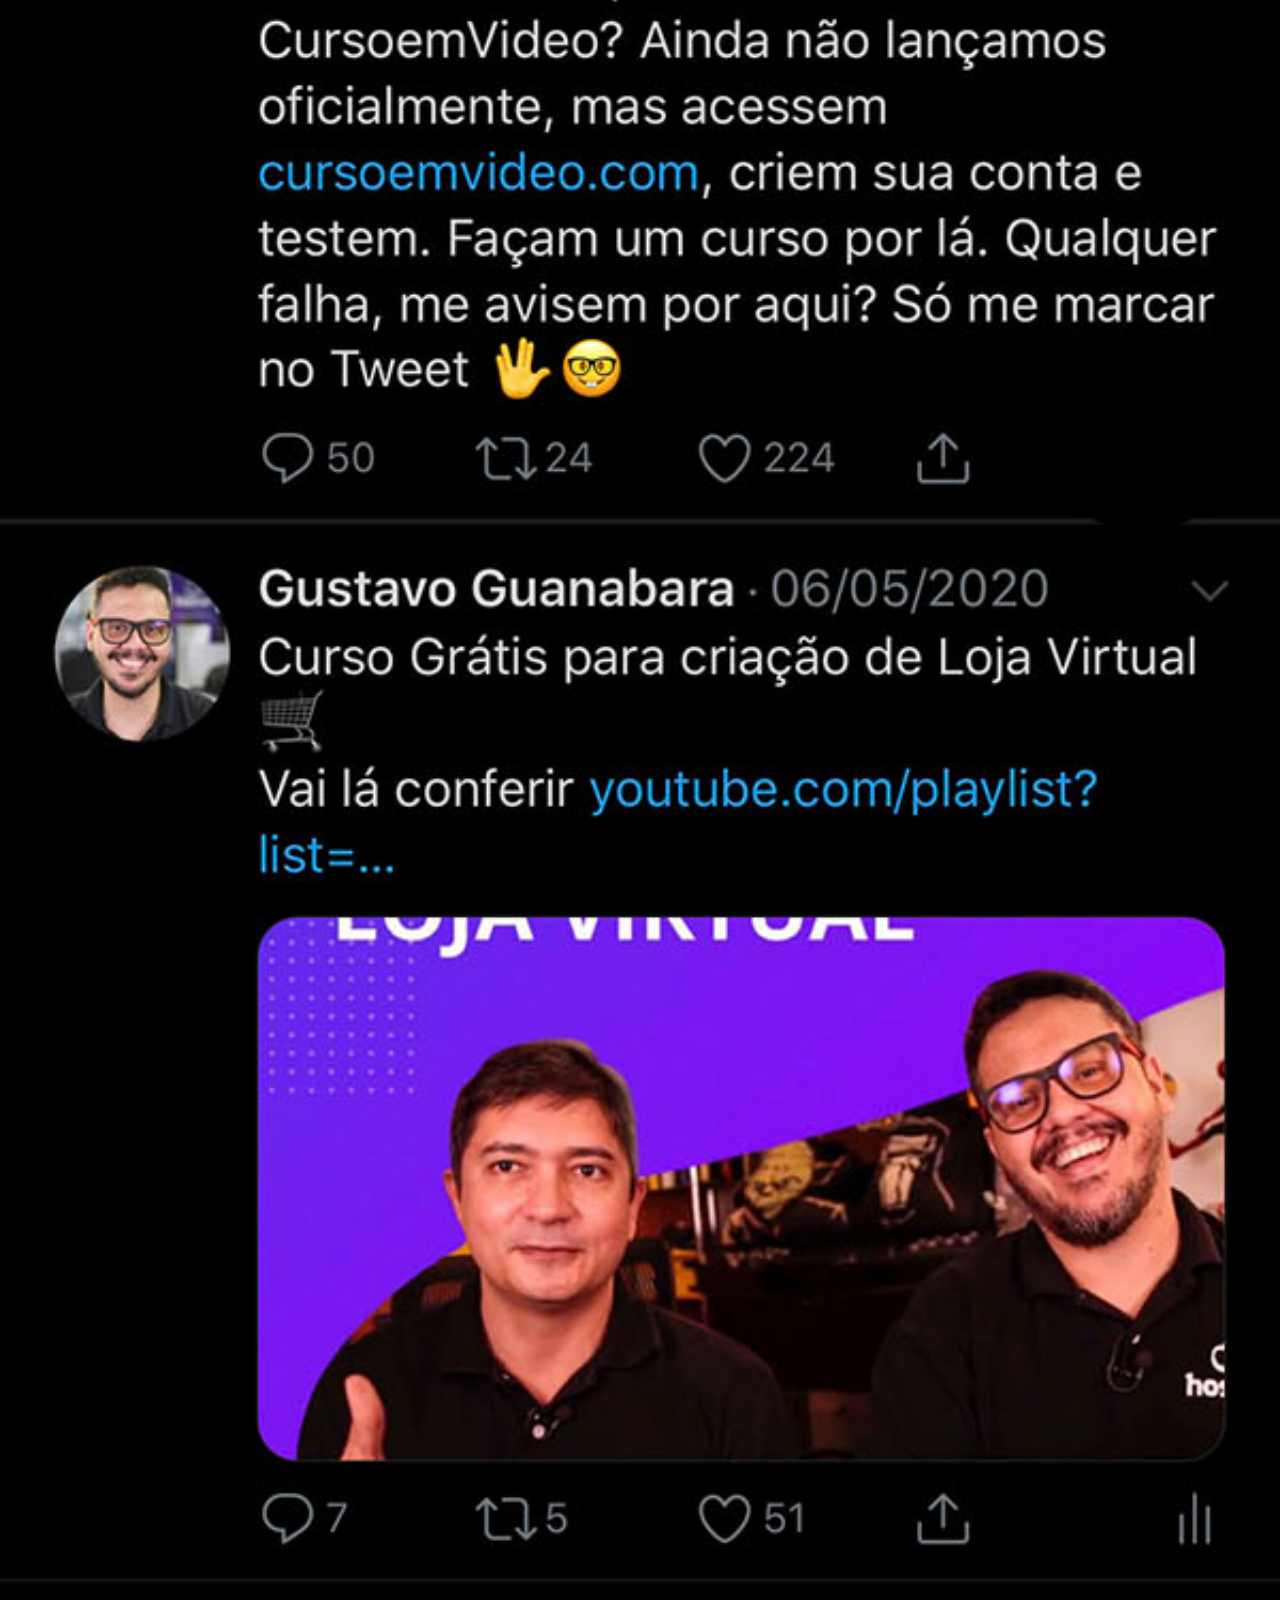
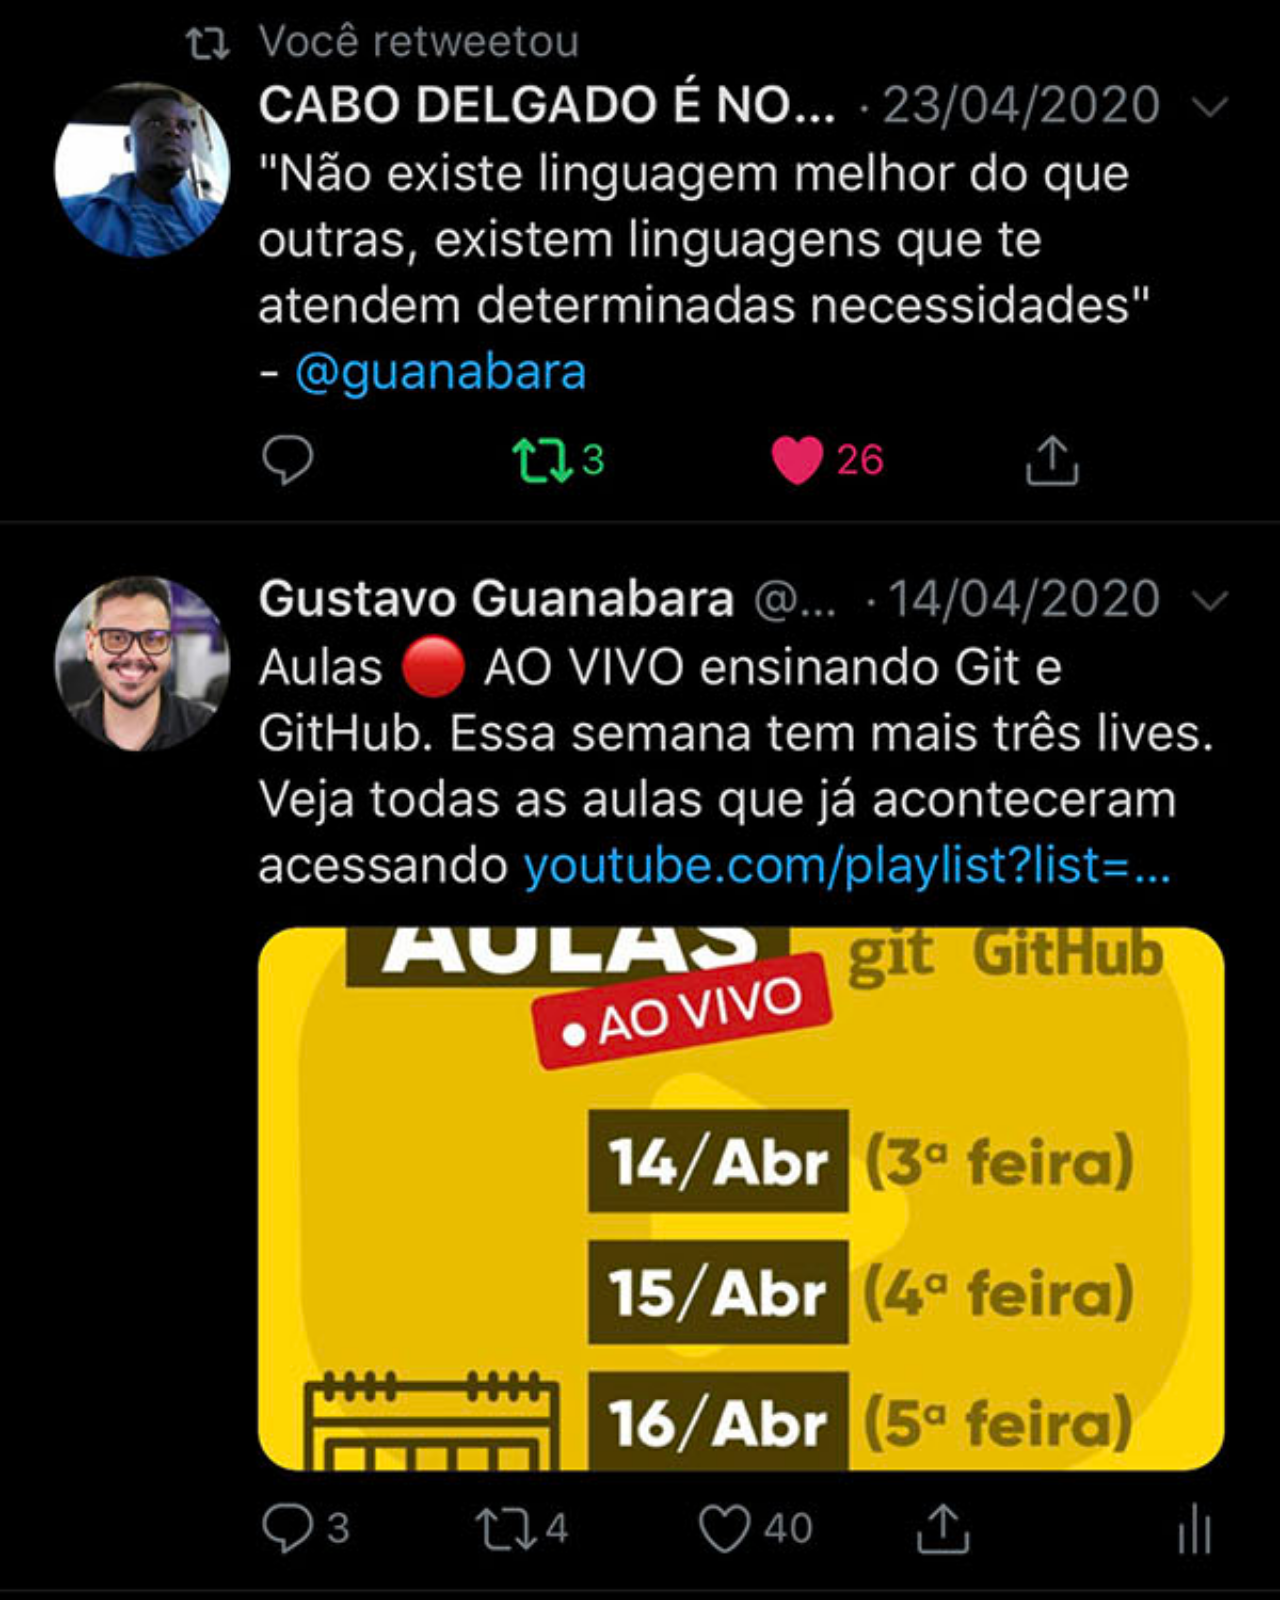
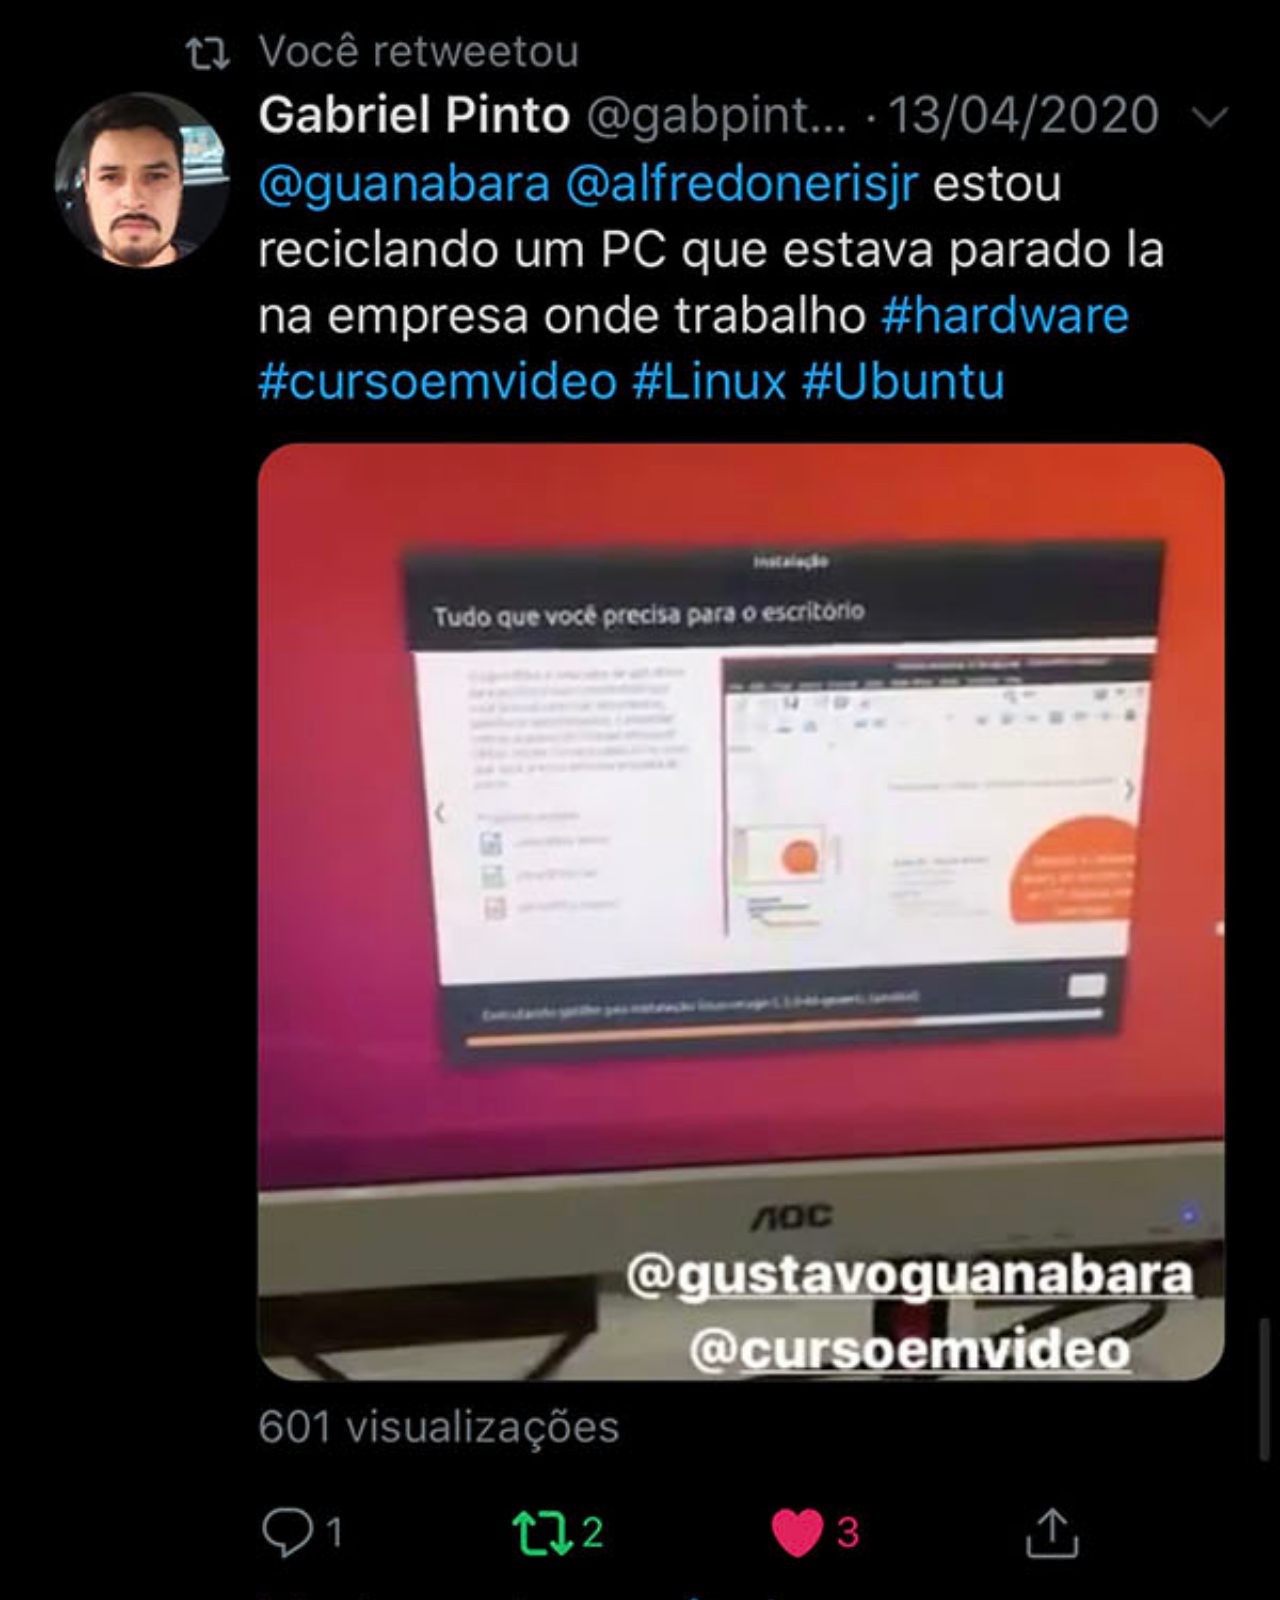
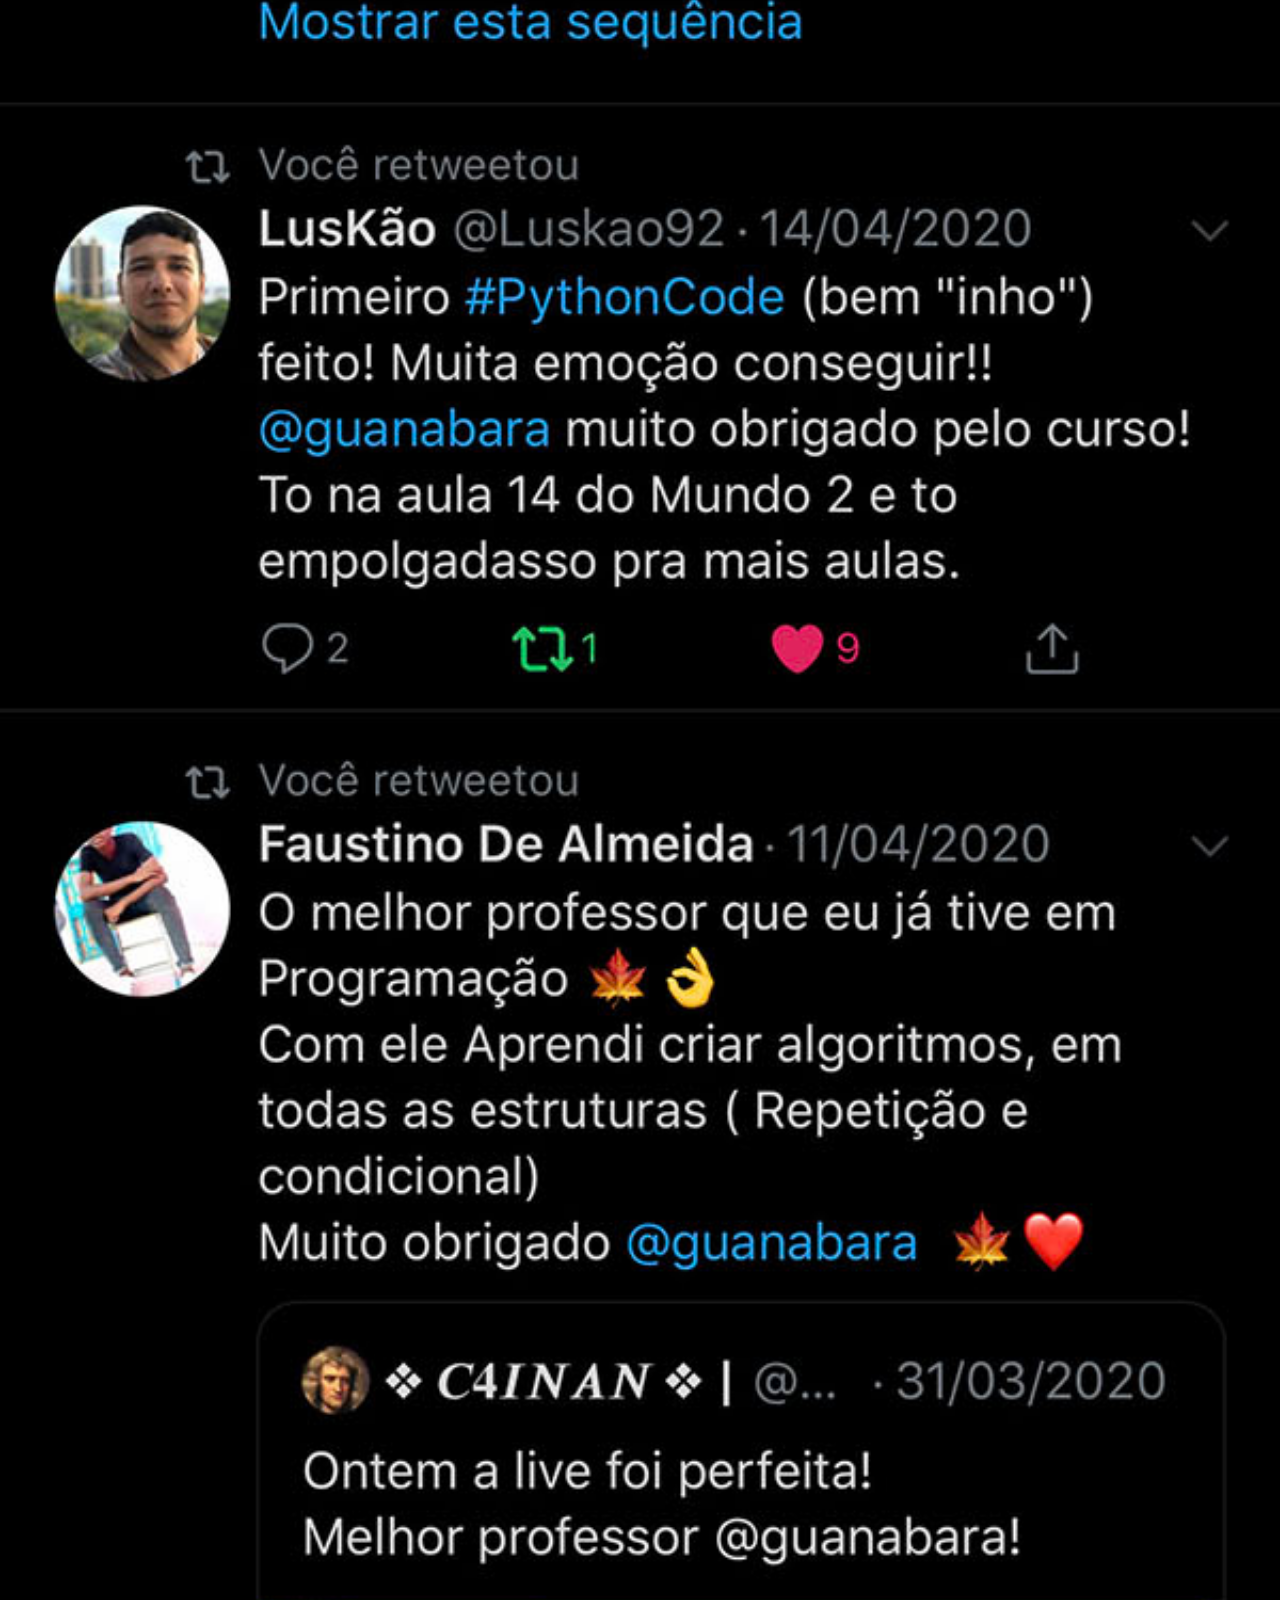
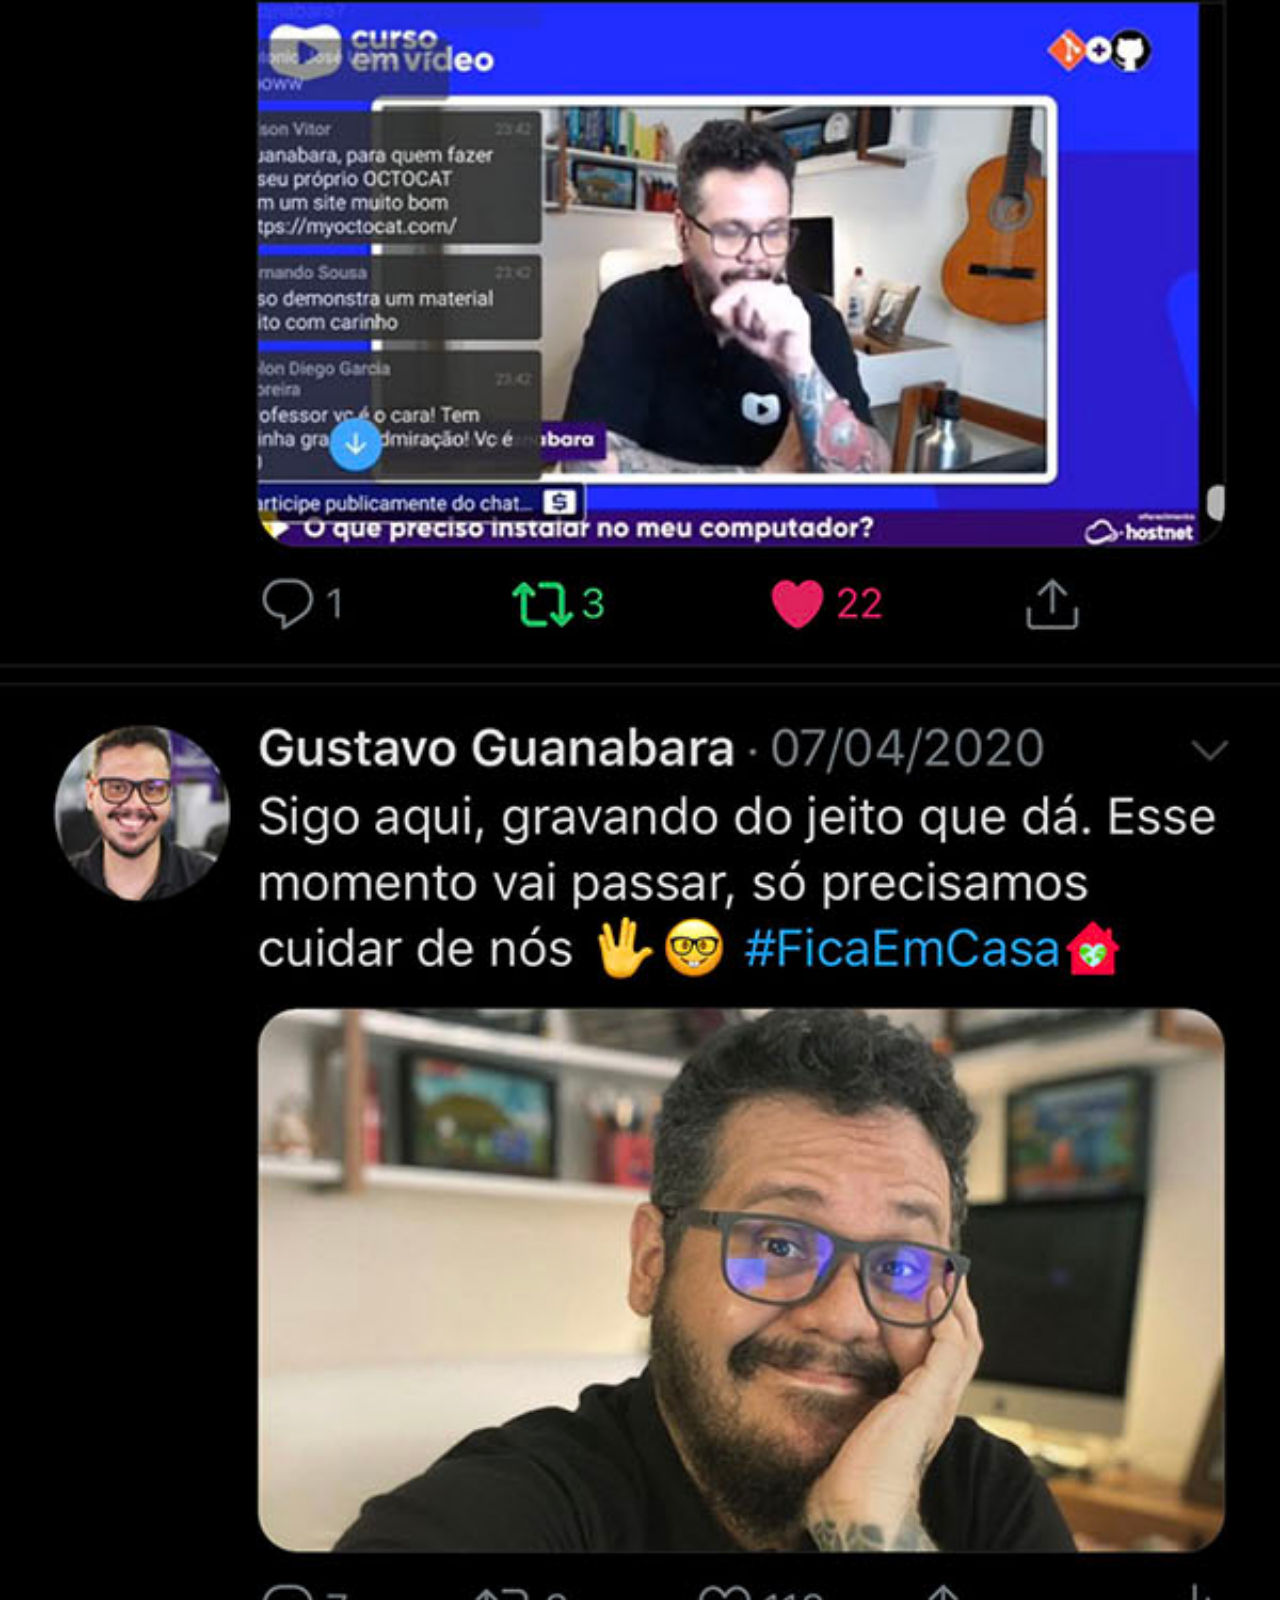
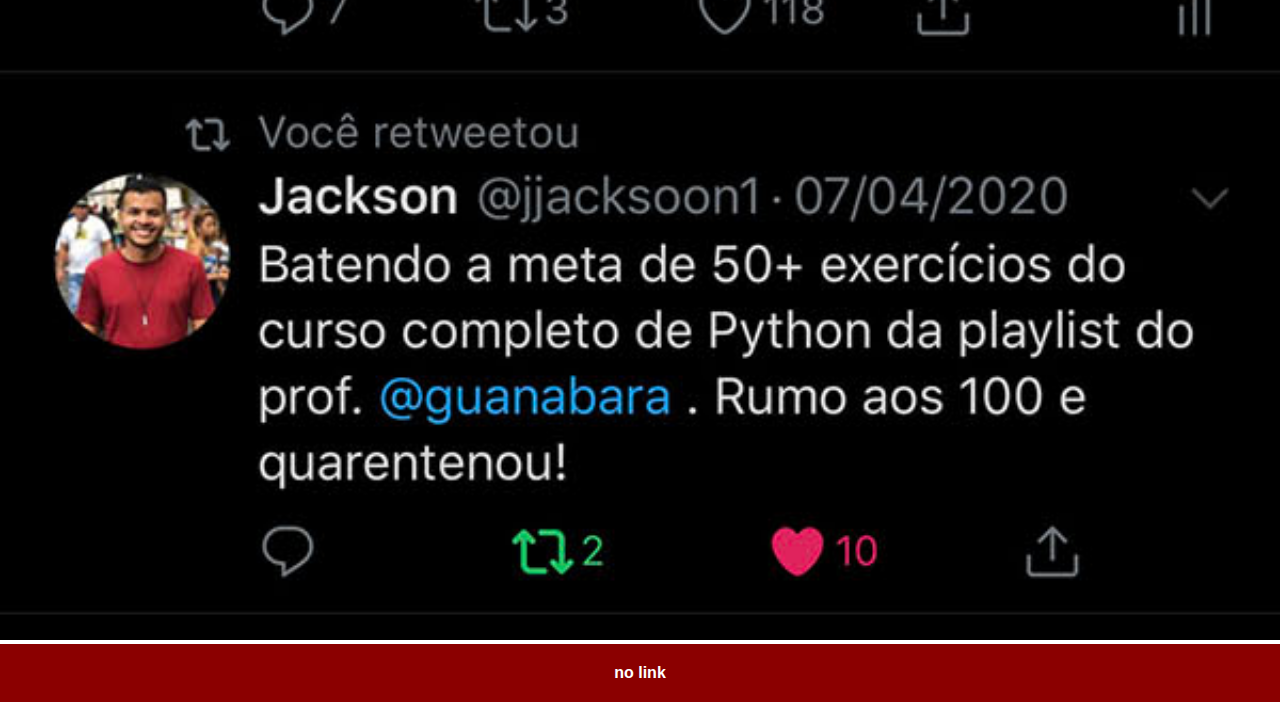
<file: twitter.html>
<!DOCTYPE html>
<html lang="pt-br">
<head>
    <meta charset="UTF-8">
    <meta name="viewport" content="width=device-width, initial-scale=1.0">
    <title>Twitter</title>
    <link rel="stylesheet" href="estilos/social.css">
</head>
<body>
    <img src="imagens/tela-twitter.jpg" alt="Twitter">
    <a href="">no link</a>
</body>
</html>
</file>
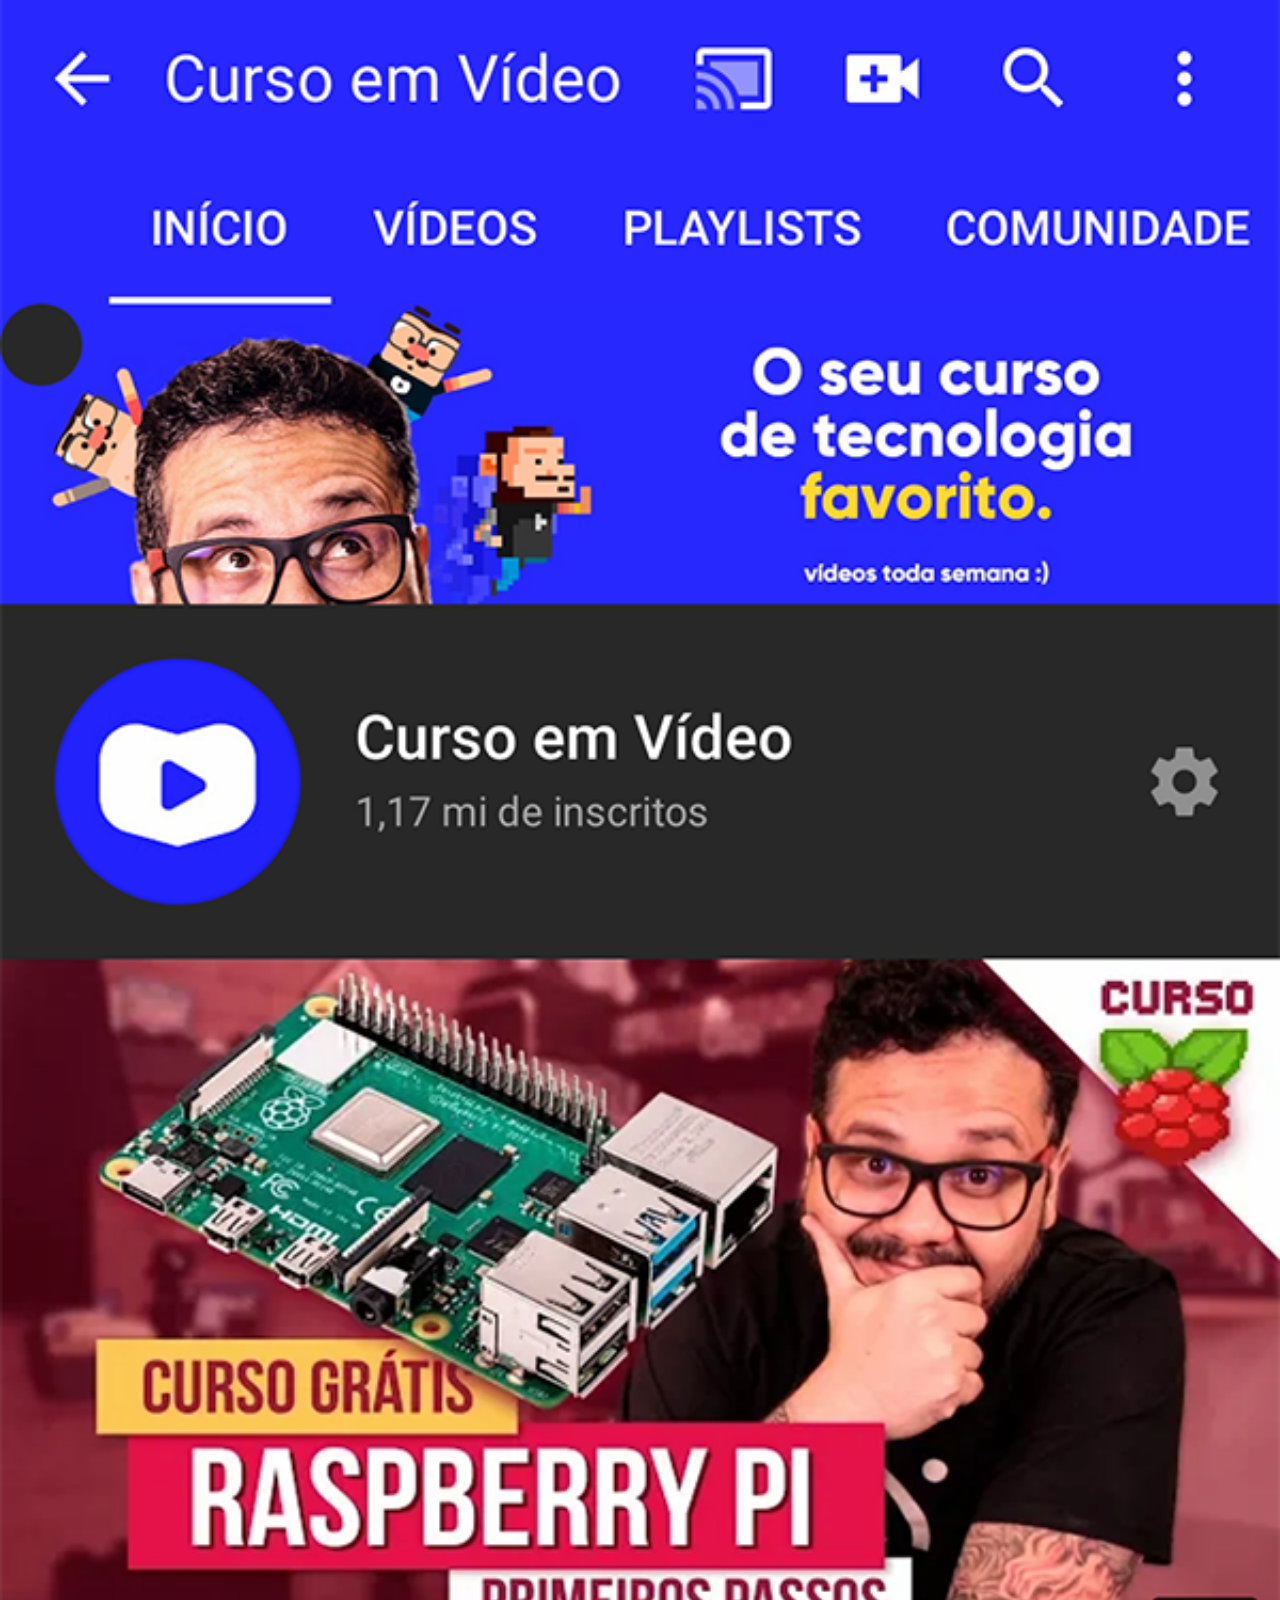
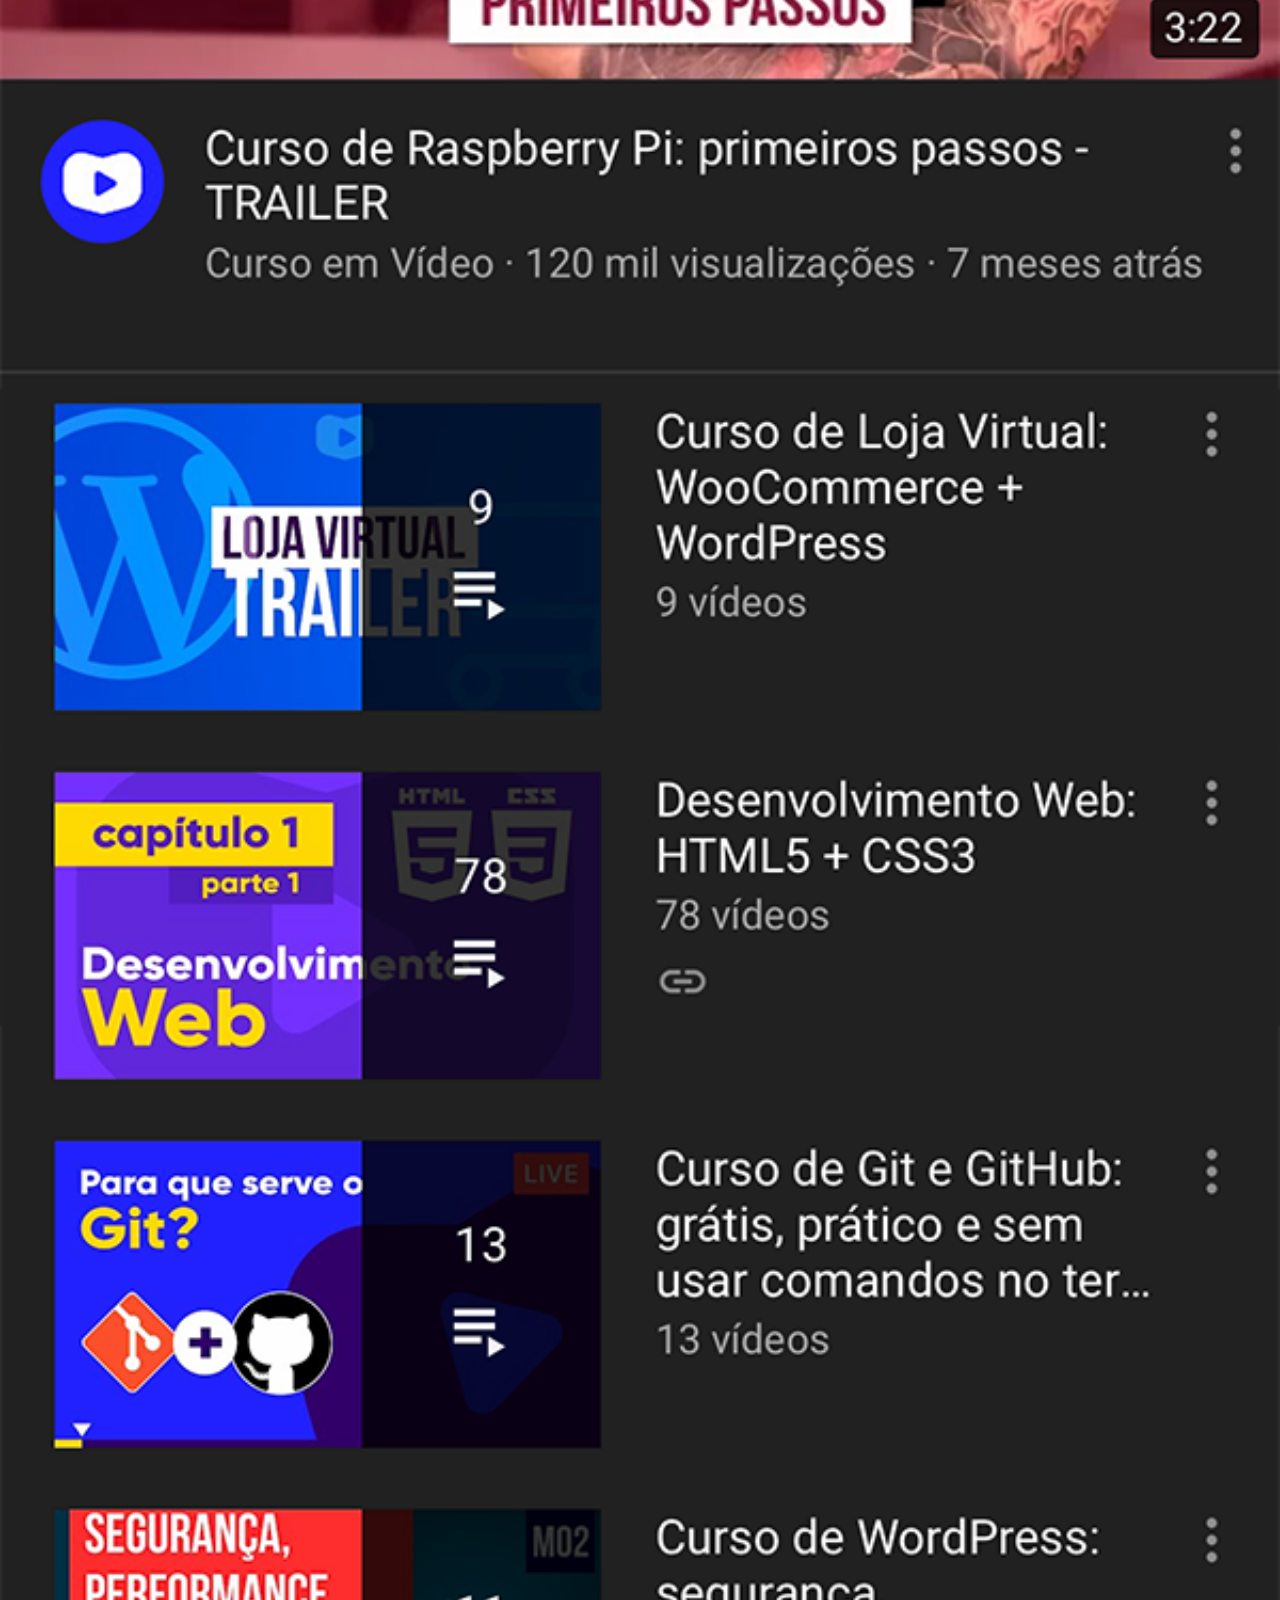
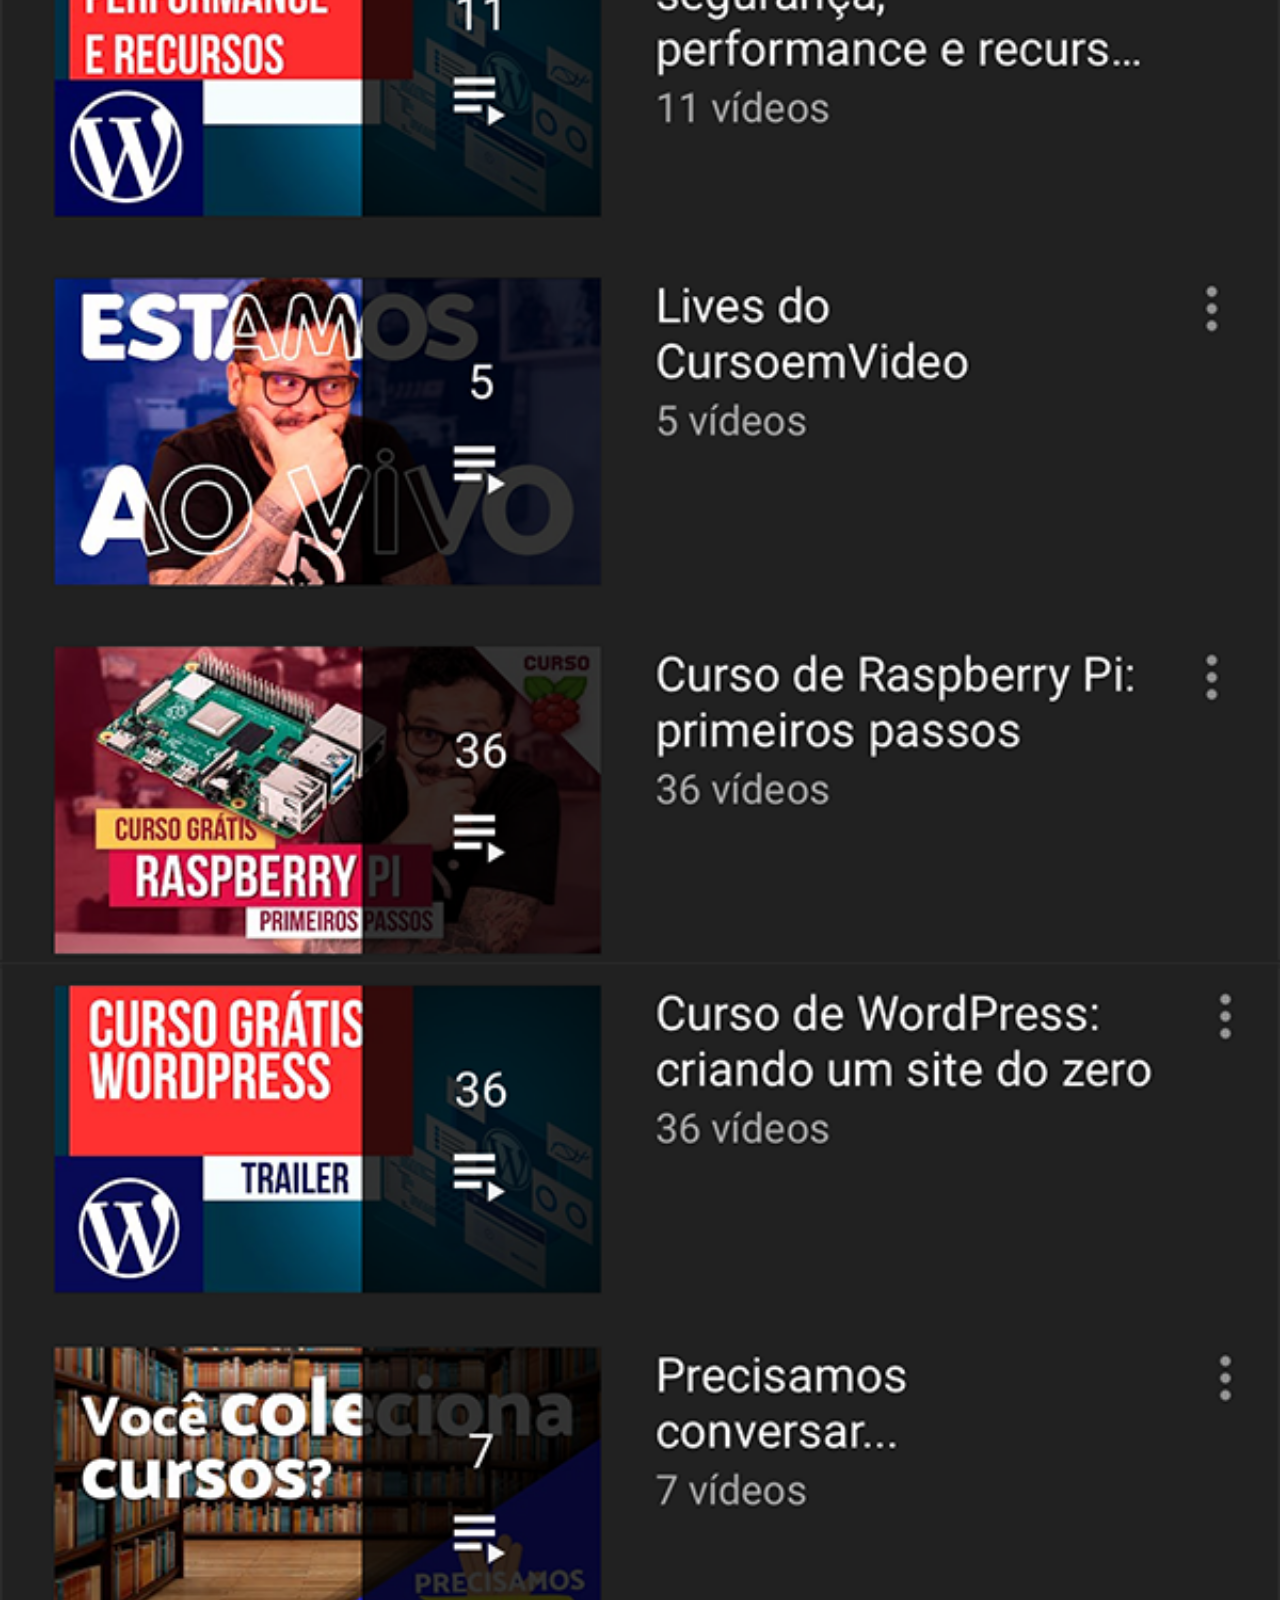
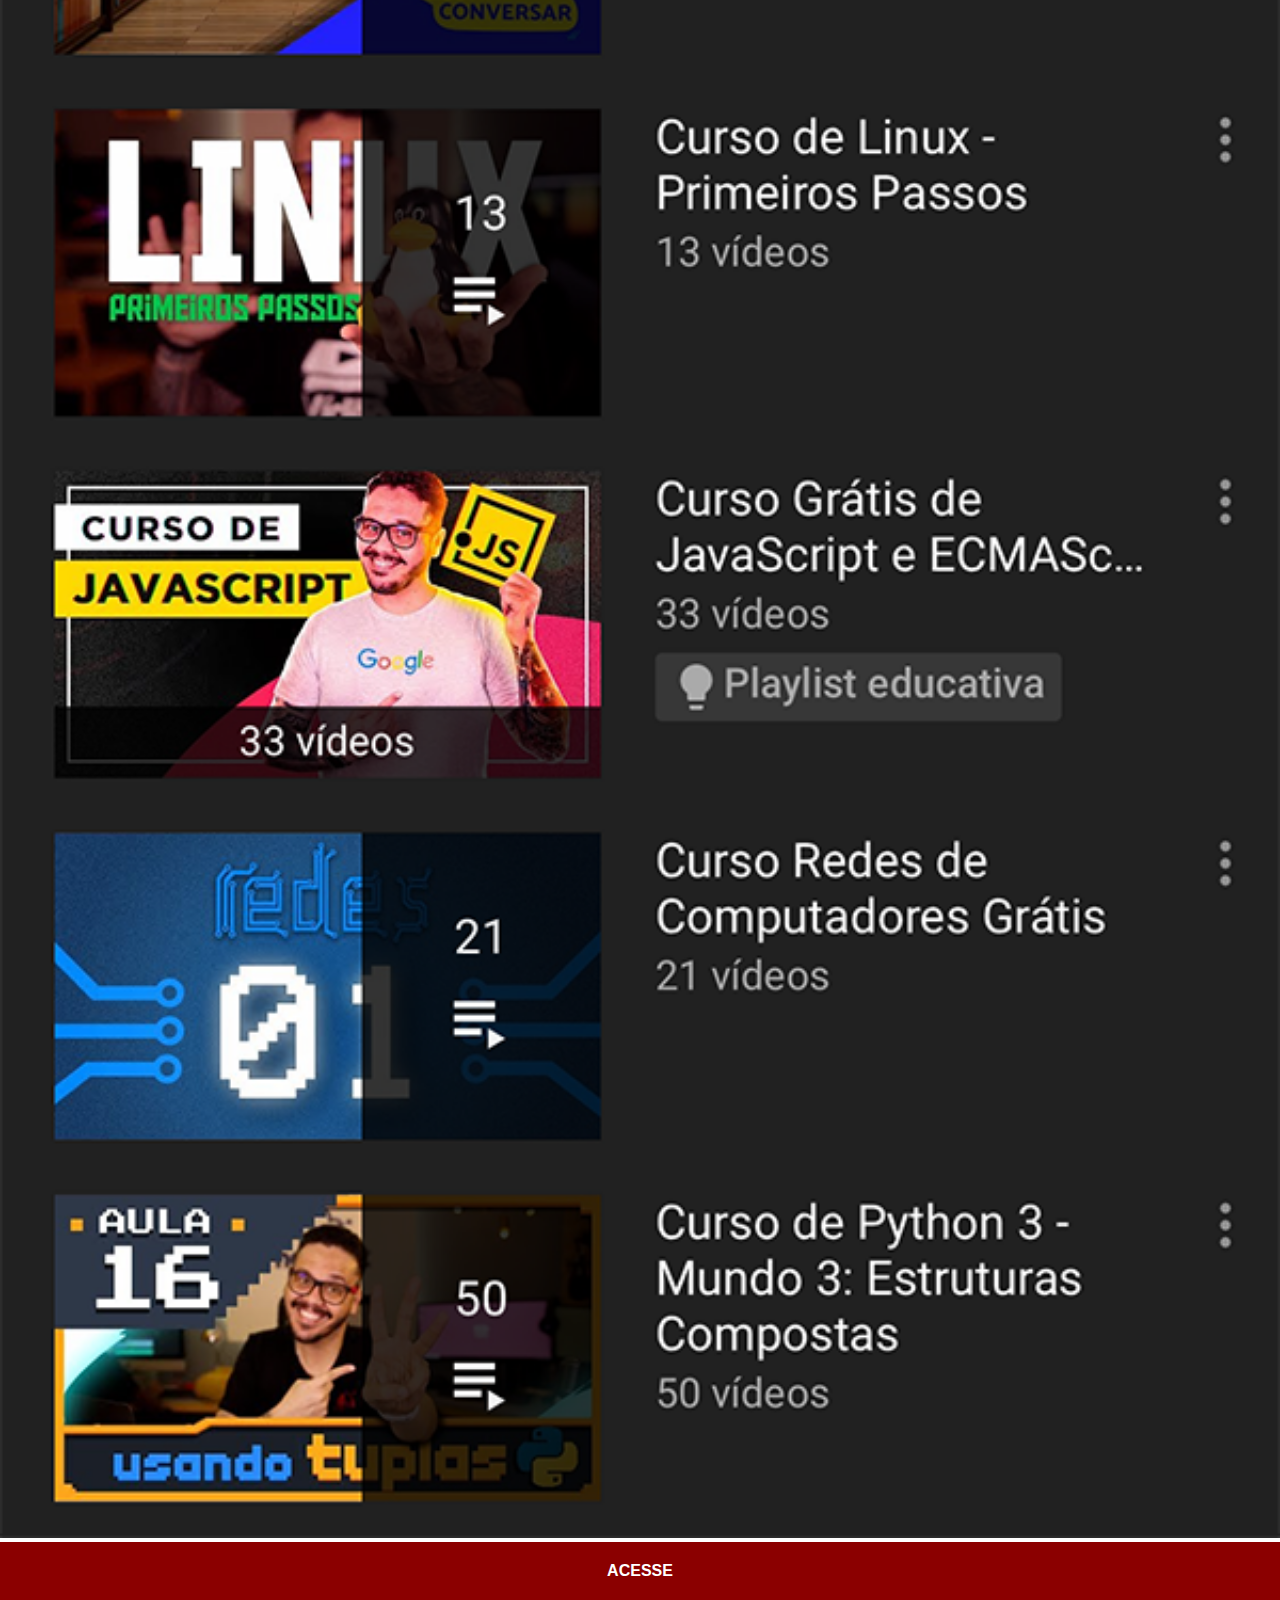
<file: youtube.html>
<!DOCTYPE html>
<html lang="pt-br">
<head>
    <meta charset="UTF-8">
    <meta name="viewport" content="width=device-width, initial-scale=1.0">
    <title>YouTube</title>
    <link rel="stylesheet" href="estilos/social.css">
</head>
<body>
    <img src="imagens/tela-youtube.png" alt="YouTube">
    <a href="https://www.youtube.com/c/CursoemV%C3%ADdeo/playlists" target="_blank">ACESSE</a>
</body>
</html>
</file>
<file: estilos/social.css>
@charset "UTF-8";



* {
    margin: 0px;
    padding: 0px;
    font-family: Arial, Helvetica, sans-serif;
}

::-webkit-scrollbar {
    width: 0px;
    height: 0px;

}

img {
    width: 100vw;
}

a {
    display: block;
    color: white;
    background-color: darkred;
    padding: 20px;
    text-align: center;
    font-weight: bolder;
    text-decoration: none;
}

a:hover {
    background-color: red;
}
</file>
